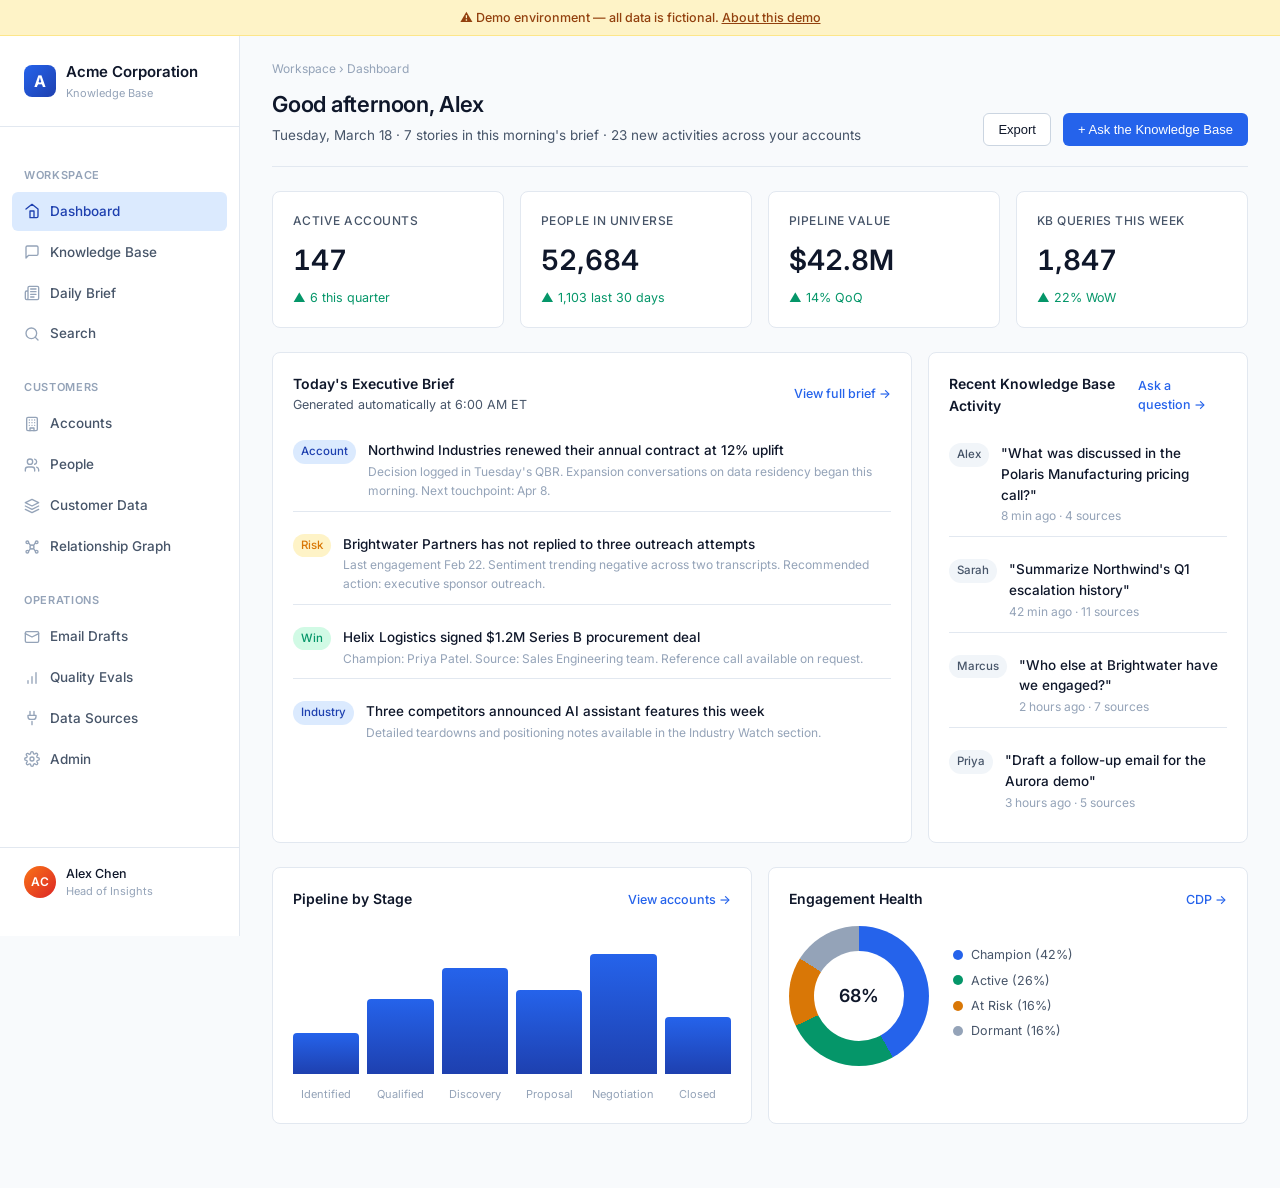
<file: index.html>
<!DOCTYPE html>
<html lang="en">
<head>
<meta charset="UTF-8">
<meta name="viewport" content="width=device-width, initial-scale=1.0">
<title>Dashboard — Acme Corporation Knowledge Base</title>
<link rel="preconnect" href="https://fonts.googleapis.com">
<link rel="preconnect" href="https://fonts.gstatic.com" crossorigin>
<link href="https://fonts.googleapis.com/css2?family=Inter:wght@400;500;600;700&display=swap" rel="stylesheet">
<link rel="stylesheet" href="assets/css/style.css">
</head>
<body data-active-nav="index.html">
<div class="app">
  <div id="sidebar-slot"></div>
  <main class="main">
    <div class="breadcrumb">Workspace › Dashboard</div>
    <div class="page-header">
      <div class="page-title-group">
        <h1>Good afternoon, Alex</h1>
        <div class="page-subtitle">Tuesday, March 18 · 7 stories in this morning's brief · 23 new activities across your accounts</div>
      </div>
      <div class="row-flex">
        <button class="btn btn-secondary">Export</button>
        <button class="btn btn-primary">+ Ask the Knowledge Base</button>
      </div>
    </div>

    <div class="kpi-grid">
      <div class="kpi-card">
        <div class="kpi-label">Active Accounts</div>
        <div class="kpi-value">147</div>
        <div class="kpi-trend up">▲ 6 this quarter</div>
      </div>
      <div class="kpi-card">
        <div class="kpi-label">People in Universe</div>
        <div class="kpi-value">52,684</div>
        <div class="kpi-trend up">▲ 1,103 last 30 days</div>
      </div>
      <div class="kpi-card">
        <div class="kpi-label">Pipeline Value</div>
        <div class="kpi-value">$42.8M</div>
        <div class="kpi-trend up">▲ 14% QoQ</div>
      </div>
      <div class="kpi-card">
        <div class="kpi-label">KB Queries This Week</div>
        <div class="kpi-value">1,847</div>
        <div class="kpi-trend up">▲ 22% WoW</div>
      </div>
    </div>

    <div class="grid grid-2-3">
      <div class="card">
        <div class="card-header">
          <div>
            <div class="card-title">Today's Executive Brief</div>
            <div class="card-subtitle">Generated automatically at 6:00 AM ET</div>
          </div>
          <a href="brief.html" class="card-link">View full brief →</a>
        </div>
        <ul class="list-tight">
          <li class="list-item">
            <span class="badge badge-blue">Account</span>
            <div>
              <div class="list-title">Northwind Industries renewed their annual contract at 12% uplift</div>
              <div class="list-meta">Decision logged in Tuesday's QBR. Expansion conversations on data residency began this morning. Next touchpoint: Apr 8.</div>
            </div>
          </li>
          <li class="list-item">
            <span class="badge badge-amber">Risk</span>
            <div>
              <div class="list-title">Brightwater Partners has not replied to three outreach attempts</div>
              <div class="list-meta">Last engagement Feb 22. Sentiment trending negative across two transcripts. Recommended action: executive sponsor outreach.</div>
            </div>
          </li>
          <li class="list-item">
            <span class="badge badge-green">Win</span>
            <div>
              <div class="list-title">Helix Logistics signed $1.2M Series B procurement deal</div>
              <div class="list-meta">Champion: Priya Patel. Source: Sales Engineering team. Reference call available on request.</div>
            </div>
          </li>
          <li class="list-item">
            <span class="badge badge-blue">Industry</span>
            <div>
              <div class="list-title">Three competitors announced AI assistant features this week</div>
              <div class="list-meta">Detailed teardowns and positioning notes available in the Industry Watch section.</div>
            </div>
          </li>
        </ul>
      </div>

      <div class="card">
        <div class="card-header">
          <div class="card-title">Recent Knowledge Base Activity</div>
          <a href="chat.html" class="card-link">Ask a question →</a>
        </div>
        <ul class="list-tight">
          <li class="list-item">
            <span class="badge badge-grey">Alex</span>
            <div>
              <div class="list-title">"What was discussed in the Polaris Manufacturing pricing call?"</div>
              <div class="list-meta">8 min ago · 4 sources</div>
            </div>
          </li>
          <li class="list-item">
            <span class="badge badge-grey">Sarah</span>
            <div>
              <div class="list-title">"Summarize Northwind's Q1 escalation history"</div>
              <div class="list-meta">42 min ago · 11 sources</div>
            </div>
          </li>
          <li class="list-item">
            <span class="badge badge-grey">Marcus</span>
            <div>
              <div class="list-title">"Who else at Brightwater have we engaged?"</div>
              <div class="list-meta">2 hours ago · 7 sources</div>
            </div>
          </li>
          <li class="list-item">
            <span class="badge badge-grey">Priya</span>
            <div>
              <div class="list-title">"Draft a follow-up email for the Aurora demo"</div>
              <div class="list-meta">3 hours ago · 5 sources</div>
            </div>
          </li>
        </ul>
      </div>
    </div>

    <div class="section-gap grid grid-2">
      <div class="card">
        <div class="card-header">
          <div class="card-title">Pipeline by Stage</div>
          <a href="accounts.html" class="card-link">View accounts →</a>
        </div>
        <div class="bar-chart">
          <div class="bar" style="height:30%"></div>
          <div class="bar" style="height:55%"></div>
          <div class="bar" style="height:78%"></div>
          <div class="bar" style="height:62%"></div>
          <div class="bar" style="height:88%"></div>
          <div class="bar" style="height:42%"></div>
        </div>
        <div class="bar-labels">
          <span>Identified</span>
          <span>Qualified</span>
          <span>Discovery</span>
          <span>Proposal</span>
          <span>Negotiation</span>
          <span>Closed</span>
        </div>
      </div>
      <div class="card">
        <div class="card-header">
          <div class="card-title">Engagement Health</div>
          <a href="cdp.html" class="card-link">CDP →</a>
        </div>
        <div class="donut-wrap">
          <div class="donut"><div class="donut-inner">68%</div></div>
          <div class="donut-legend">
            <div><span class="legend-dot" style="background:var(--accent)"></span> Champion (42%)</div>
            <div><span class="legend-dot" style="background:var(--success)"></span> Active (26%)</div>
            <div><span class="legend-dot" style="background:var(--warning)"></span> At Risk (16%)</div>
            <div><span class="legend-dot" style="background:var(--ink-3)"></span> Dormant (16%)</div>
          </div>
        </div>
      </div>
    </div>

  </main>
</div>
<script src="assets/js/app.js"></script>
</body>
</html>
</file>
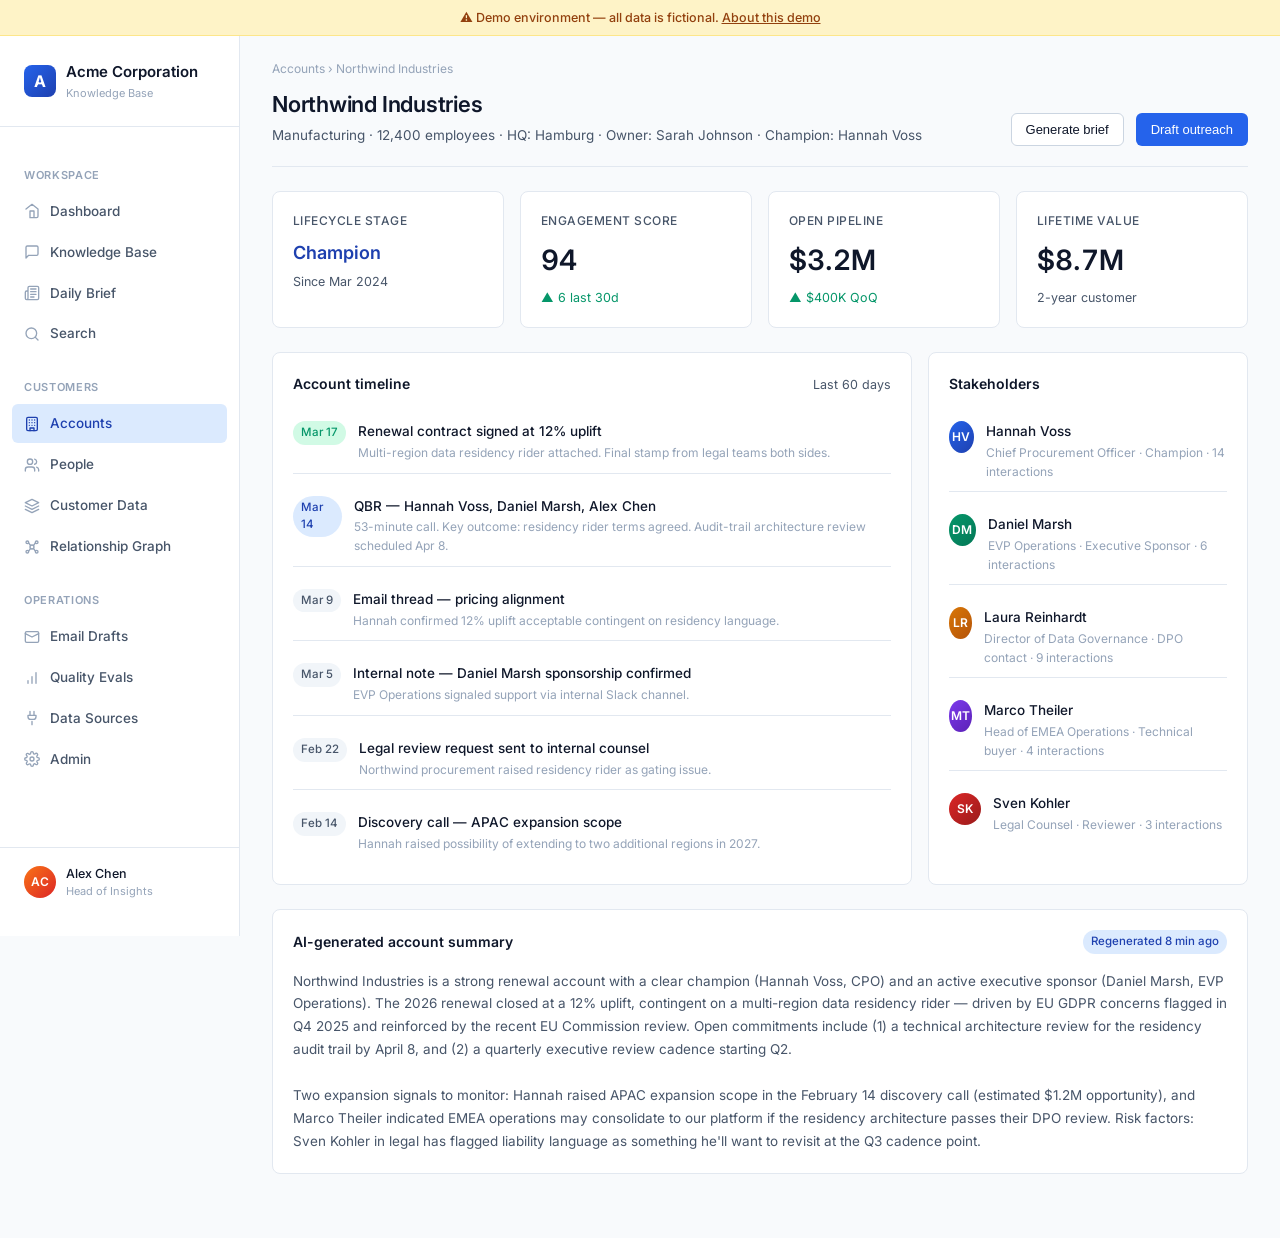
<file: account.html>
<!DOCTYPE html>
<html lang="en">
<head>
<meta charset="UTF-8">
<title>Northwind Industries — Acme Corporation</title>
<link href="https://fonts.googleapis.com/css2?family=Inter:wght@400;500;600;700&display=swap" rel="stylesheet">
<link rel="stylesheet" href="assets/css/style.css">
</head>
<body data-active-nav="accounts.html">
<div class="app">
  <div id="sidebar-slot"></div>
  <main class="main">
    <div class="breadcrumb"><a href="accounts.html">Accounts</a> › Northwind Industries</div>
    <div class="page-header">
      <div class="page-title-group">
        <h1>Northwind Industries</h1>
        <div class="page-subtitle">Manufacturing · 12,400 employees · HQ: Hamburg · Owner: Sarah Johnson · Champion: Hannah Voss</div>
      </div>
      <div class="row-flex">
        <button class="btn btn-secondary">Generate brief</button>
        <button class="btn btn-primary">Draft outreach</button>
      </div>
    </div>

    <div class="kpi-grid">
      <div class="kpi-card"><div class="kpi-label">Lifecycle stage</div><div class="kpi-value" style="font-size:18px;color:var(--accent-dark)">Champion</div><div class="kpi-trend flat">Since Mar 2024</div></div>
      <div class="kpi-card"><div class="kpi-label">Engagement score</div><div class="kpi-value">94</div><div class="kpi-trend up">▲ 6 last 30d</div></div>
      <div class="kpi-card"><div class="kpi-label">Open pipeline</div><div class="kpi-value">$3.2M</div><div class="kpi-trend up">▲ $400K QoQ</div></div>
      <div class="kpi-card"><div class="kpi-label">Lifetime value</div><div class="kpi-value">$8.7M</div><div class="kpi-trend flat">2-year customer</div></div>
    </div>

    <div class="grid grid-2-3">
      <div class="card">
        <div class="card-header"><div class="card-title">Account timeline</div><span class="muted text-sm">Last 60 days</span></div>
        <ul class="list-tight">
          <li class="list-item"><span class="badge badge-green">Mar 17</span><div><div class="list-title">Renewal contract signed at 12% uplift</div><div class="list-meta">Multi-region data residency rider attached. Final stamp from legal teams both sides.</div></div></li>
          <li class="list-item"><span class="badge badge-blue">Mar 14</span><div><div class="list-title">QBR — Hannah Voss, Daniel Marsh, Alex Chen</div><div class="list-meta">53-minute call. Key outcome: residency rider terms agreed. Audit-trail architecture review scheduled Apr 8.</div></div></li>
          <li class="list-item"><span class="badge badge-grey">Mar 9</span><div><div class="list-title">Email thread — pricing alignment</div><div class="list-meta">Hannah confirmed 12% uplift acceptable contingent on residency language.</div></div></li>
          <li class="list-item"><span class="badge badge-grey">Mar 5</span><div><div class="list-title">Internal note — Daniel Marsh sponsorship confirmed</div><div class="list-meta">EVP Operations signaled support via internal Slack channel.</div></div></li>
          <li class="list-item"><span class="badge badge-grey">Feb 22</span><div><div class="list-title">Legal review request sent to internal counsel</div><div class="list-meta">Northwind procurement raised residency rider as gating issue.</div></div></li>
          <li class="list-item"><span class="badge badge-grey">Feb 14</span><div><div class="list-title">Discovery call — APAC expansion scope</div><div class="list-meta">Hannah raised possibility of extending to two additional regions in 2027.</div></div></li>
        </ul>
      </div>

      <div class="card">
        <div class="card-header"><div class="card-title">Stakeholders</div></div>
        <ul class="list-tight">
          <li class="list-item"><div class="avatar" style="background:linear-gradient(135deg,#2563eb,#1e40af)">HV</div><div><div class="list-title">Hannah Voss</div><div class="list-meta">Chief Procurement Officer · Champion · 14 interactions</div></div></li>
          <li class="list-item"><div class="avatar" style="background:linear-gradient(135deg,#059669,#047857)">DM</div><div><div class="list-title">Daniel Marsh</div><div class="list-meta">EVP Operations · Executive Sponsor · 6 interactions</div></div></li>
          <li class="list-item"><div class="avatar" style="background:linear-gradient(135deg,#d97706,#b45309)">LR</div><div><div class="list-title">Laura Reinhardt</div><div class="list-meta">Director of Data Governance · DPO contact · 9 interactions</div></div></li>
          <li class="list-item"><div class="avatar" style="background:linear-gradient(135deg,#7c3aed,#5b21b6)">MT</div><div><div class="list-title">Marco Theiler</div><div class="list-meta">Head of EMEA Operations · Technical buyer · 4 interactions</div></div></li>
          <li class="list-item"><div class="avatar" style="background:linear-gradient(135deg,#dc2626,#991b1b)">SK</div><div><div class="list-title">Sven Kohler</div><div class="list-meta">Legal Counsel · Reviewer · 3 interactions</div></div></li>
        </ul>
      </div>
    </div>

    <div class="section-gap card">
      <div class="card-header"><div class="card-title">AI-generated account summary</div><span class="badge badge-blue">Regenerated 8 min ago</span></div>
      <div style="font-size:13.5px;line-height:1.7;color:var(--ink-2)">
        Northwind Industries is a strong renewal account with a clear champion (Hannah Voss, CPO) and an active executive sponsor (Daniel Marsh, EVP Operations). The 2026 renewal closed at a 12% uplift, contingent on a multi-region data residency rider — driven by EU GDPR concerns flagged in Q4 2025 and reinforced by the recent EU Commission review. Open commitments include (1) a technical architecture review for the residency audit trail by April 8, and (2) a quarterly executive review cadence starting Q2.
        <br><br>
        Two expansion signals to monitor: Hannah raised APAC expansion scope in the February 14 discovery call (estimated $1.2M opportunity), and Marco Theiler indicated EMEA operations may consolidate to our platform if the residency architecture passes their DPO review. Risk factors: Sven Kohler in legal has flagged liability language as something he'll want to revisit at the Q3 cadence point.
      </div>
    </div>

  </main>
</div>
<script src="assets/js/app.js"></script>
</body>
</html>
</file>
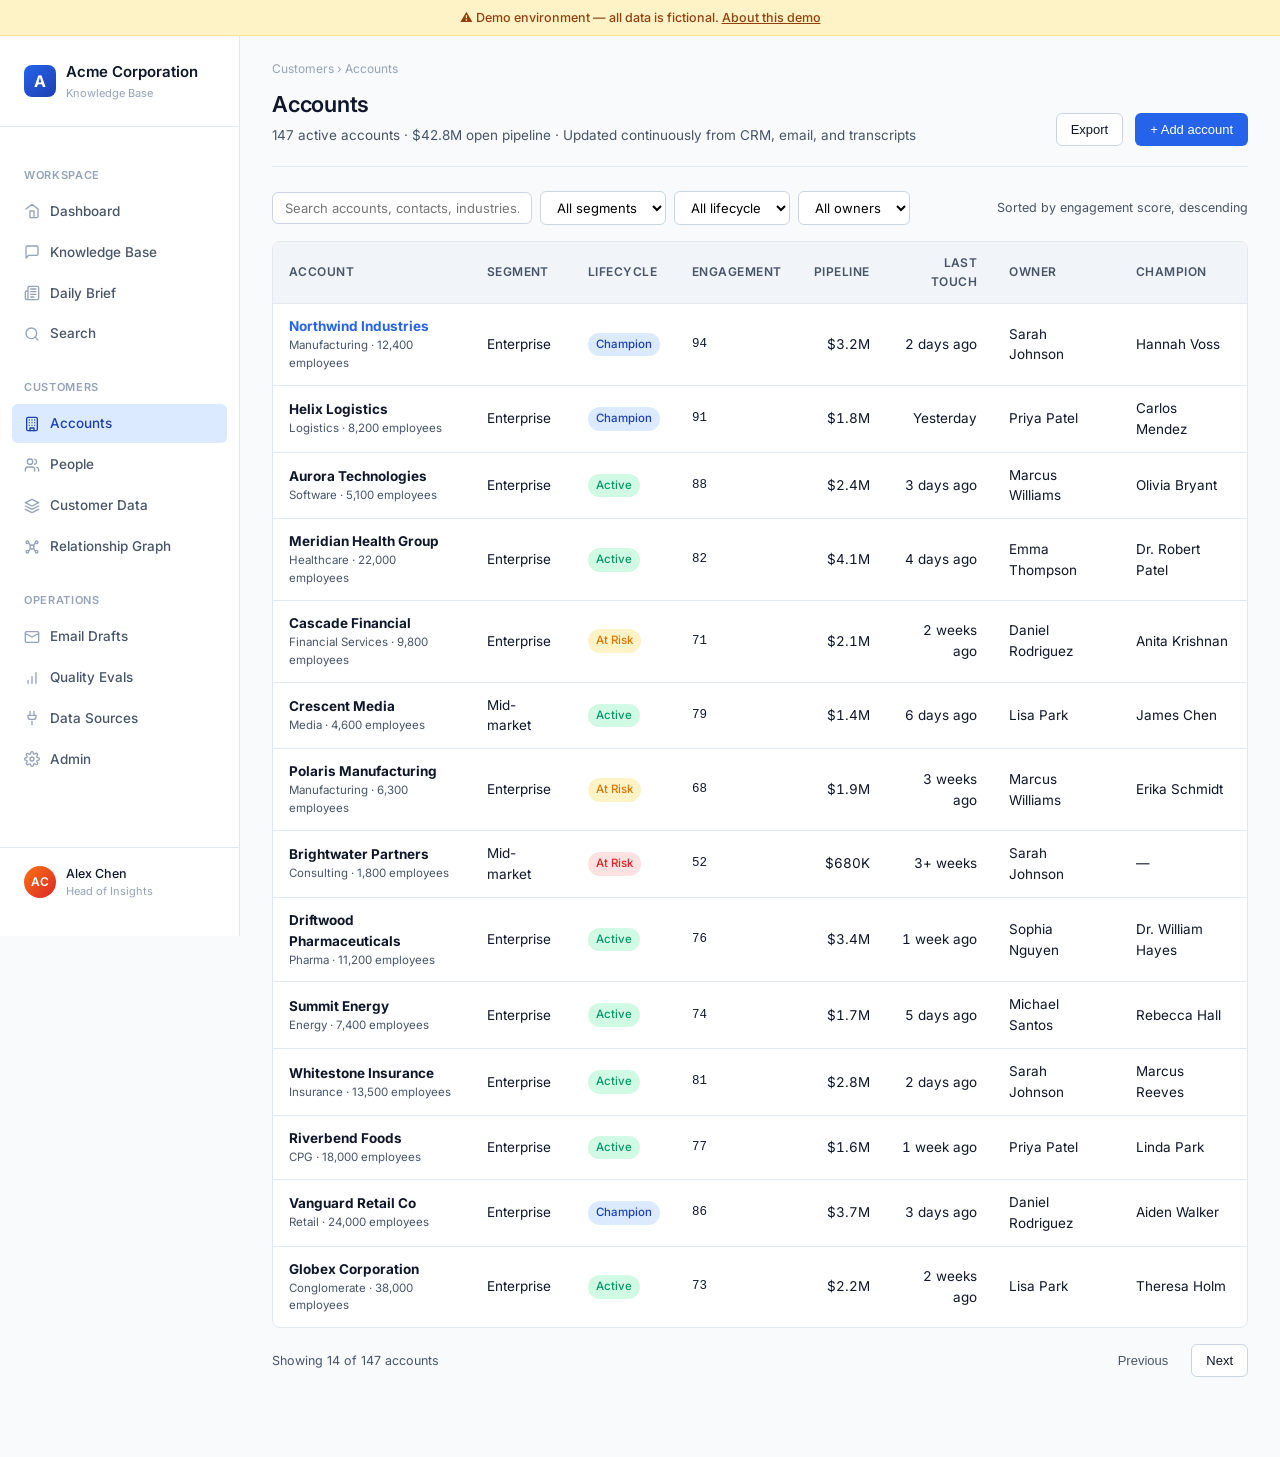
<file: accounts.html>
<!DOCTYPE html>
<html lang="en">
<head>
<meta charset="UTF-8">
<title>Accounts — Acme Corporation</title>
<link href="https://fonts.googleapis.com/css2?family=Inter:wght@400;500;600;700&display=swap" rel="stylesheet">
<link rel="stylesheet" href="assets/css/style.css">
</head>
<body data-active-nav="accounts.html">
<div class="app">
  <div id="sidebar-slot"></div>
  <main class="main">
    <div class="breadcrumb">Customers › Accounts</div>
    <div class="page-header">
      <div class="page-title-group">
        <h1>Accounts</h1>
        <div class="page-subtitle">147 active accounts · $42.8M open pipeline · Updated continuously from CRM, email, and transcripts</div>
      </div>
      <div class="row-flex">
        <button class="btn btn-secondary">Export</button>
        <button class="btn btn-primary">+ Add account</button>
      </div>
    </div>

    <div class="toolbar">
      <div class="toolbar-left">
        <input class="input" placeholder="Search accounts, contacts, industries…" />
        <select class="select"><option>All segments</option><option>Enterprise</option><option>Mid-market</option><option>SMB</option></select>
        <select class="select"><option>All lifecycle</option><option>Champion</option><option>Active</option><option>At Risk</option><option>Dormant</option></select>
        <select class="select"><option>All owners</option></select>
      </div>
      <div class="toolbar-right muted text-sm">Sorted by engagement score, descending</div>
    </div>

    <div class="table-wrap">
      <table class="table">
        <thead>
          <tr>
            <th>Account</th>
            <th>Segment</th>
            <th>Lifecycle</th>
            <th>Engagement</th>
            <th class="num">Pipeline</th>
            <th class="num">Last touch</th>
            <th>Owner</th>
            <th>Champion</th>
          </tr>
        </thead>
        <tbody>
          <tr><td><a href="account.html"><strong>Northwind Industries</strong></a><div class="text-xs muted">Manufacturing · 12,400 employees</div></td><td>Enterprise</td><td><span class="badge badge-blue">Champion</span></td><td class="mono">94</td><td class="num">$3.2M</td><td class="num">2 days ago</td><td>Sarah Johnson</td><td>Hannah Voss</td></tr>
          <tr><td><strong>Helix Logistics</strong><div class="text-xs muted">Logistics · 8,200 employees</div></td><td>Enterprise</td><td><span class="badge badge-blue">Champion</span></td><td class="mono">91</td><td class="num">$1.8M</td><td class="num">Yesterday</td><td>Priya Patel</td><td>Carlos Mendez</td></tr>
          <tr><td><strong>Aurora Technologies</strong><div class="text-xs muted">Software · 5,100 employees</div></td><td>Enterprise</td><td><span class="badge badge-green">Active</span></td><td class="mono">88</td><td class="num">$2.4M</td><td class="num">3 days ago</td><td>Marcus Williams</td><td>Olivia Bryant</td></tr>
          <tr><td><strong>Meridian Health Group</strong><div class="text-xs muted">Healthcare · 22,000 employees</div></td><td>Enterprise</td><td><span class="badge badge-green">Active</span></td><td class="mono">82</td><td class="num">$4.1M</td><td class="num">4 days ago</td><td>Emma Thompson</td><td>Dr. Robert Patel</td></tr>
          <tr><td><strong>Cascade Financial</strong><div class="text-xs muted">Financial Services · 9,800 employees</div></td><td>Enterprise</td><td><span class="badge badge-amber">At Risk</span></td><td class="mono">71</td><td class="num">$2.1M</td><td class="num">2 weeks ago</td><td>Daniel Rodriguez</td><td>Anita Krishnan</td></tr>
          <tr><td><strong>Crescent Media</strong><div class="text-xs muted">Media · 4,600 employees</div></td><td>Mid-market</td><td><span class="badge badge-green">Active</span></td><td class="mono">79</td><td class="num">$1.4M</td><td class="num">6 days ago</td><td>Lisa Park</td><td>James Chen</td></tr>
          <tr><td><strong>Polaris Manufacturing</strong><div class="text-xs muted">Manufacturing · 6,300 employees</div></td><td>Enterprise</td><td><span class="badge badge-amber">At Risk</span></td><td class="mono">68</td><td class="num">$1.9M</td><td class="num">3 weeks ago</td><td>Marcus Williams</td><td>Erika Schmidt</td></tr>
          <tr><td><strong>Brightwater Partners</strong><div class="text-xs muted">Consulting · 1,800 employees</div></td><td>Mid-market</td><td><span class="badge badge-red">At Risk</span></td><td class="mono">52</td><td class="num">$680K</td><td class="num">3+ weeks</td><td>Sarah Johnson</td><td>—</td></tr>
          <tr><td><strong>Driftwood Pharmaceuticals</strong><div class="text-xs muted">Pharma · 11,200 employees</div></td><td>Enterprise</td><td><span class="badge badge-green">Active</span></td><td class="mono">76</td><td class="num">$3.4M</td><td class="num">1 week ago</td><td>Sophia Nguyen</td><td>Dr. William Hayes</td></tr>
          <tr><td><strong>Summit Energy</strong><div class="text-xs muted">Energy · 7,400 employees</div></td><td>Enterprise</td><td><span class="badge badge-green">Active</span></td><td class="mono">74</td><td class="num">$1.7M</td><td class="num">5 days ago</td><td>Michael Santos</td><td>Rebecca Hall</td></tr>
          <tr><td><strong>Whitestone Insurance</strong><div class="text-xs muted">Insurance · 13,500 employees</div></td><td>Enterprise</td><td><span class="badge badge-green">Active</span></td><td class="mono">81</td><td class="num">$2.8M</td><td class="num">2 days ago</td><td>Sarah Johnson</td><td>Marcus Reeves</td></tr>
          <tr><td><strong>Riverbend Foods</strong><div class="text-xs muted">CPG · 18,000 employees</div></td><td>Enterprise</td><td><span class="badge badge-green">Active</span></td><td class="mono">77</td><td class="num">$1.6M</td><td class="num">1 week ago</td><td>Priya Patel</td><td>Linda Park</td></tr>
          <tr><td><strong>Vanguard Retail Co</strong><div class="text-xs muted">Retail · 24,000 employees</div></td><td>Enterprise</td><td><span class="badge badge-blue">Champion</span></td><td class="mono">86</td><td class="num">$3.7M</td><td class="num">3 days ago</td><td>Daniel Rodriguez</td><td>Aiden Walker</td></tr>
          <tr><td><strong>Globex Corporation</strong><div class="text-xs muted">Conglomerate · 38,000 employees</div></td><td>Enterprise</td><td><span class="badge badge-green">Active</span></td><td class="mono">73</td><td class="num">$2.2M</td><td class="num">2 weeks ago</td><td>Lisa Park</td><td>Theresa Holm</td></tr>
        </tbody>
      </table>
    </div>

    <div class="toolbar" style="margin-top:16px">
      <div class="muted text-sm">Showing 14 of 147 accounts</div>
      <div class="toolbar-right">
        <button class="btn btn-ghost">Previous</button>
        <button class="btn btn-secondary">Next</button>
      </div>
    </div>

  </main>
</div>
<script src="assets/js/app.js"></script>
</body>
</html>
</file>
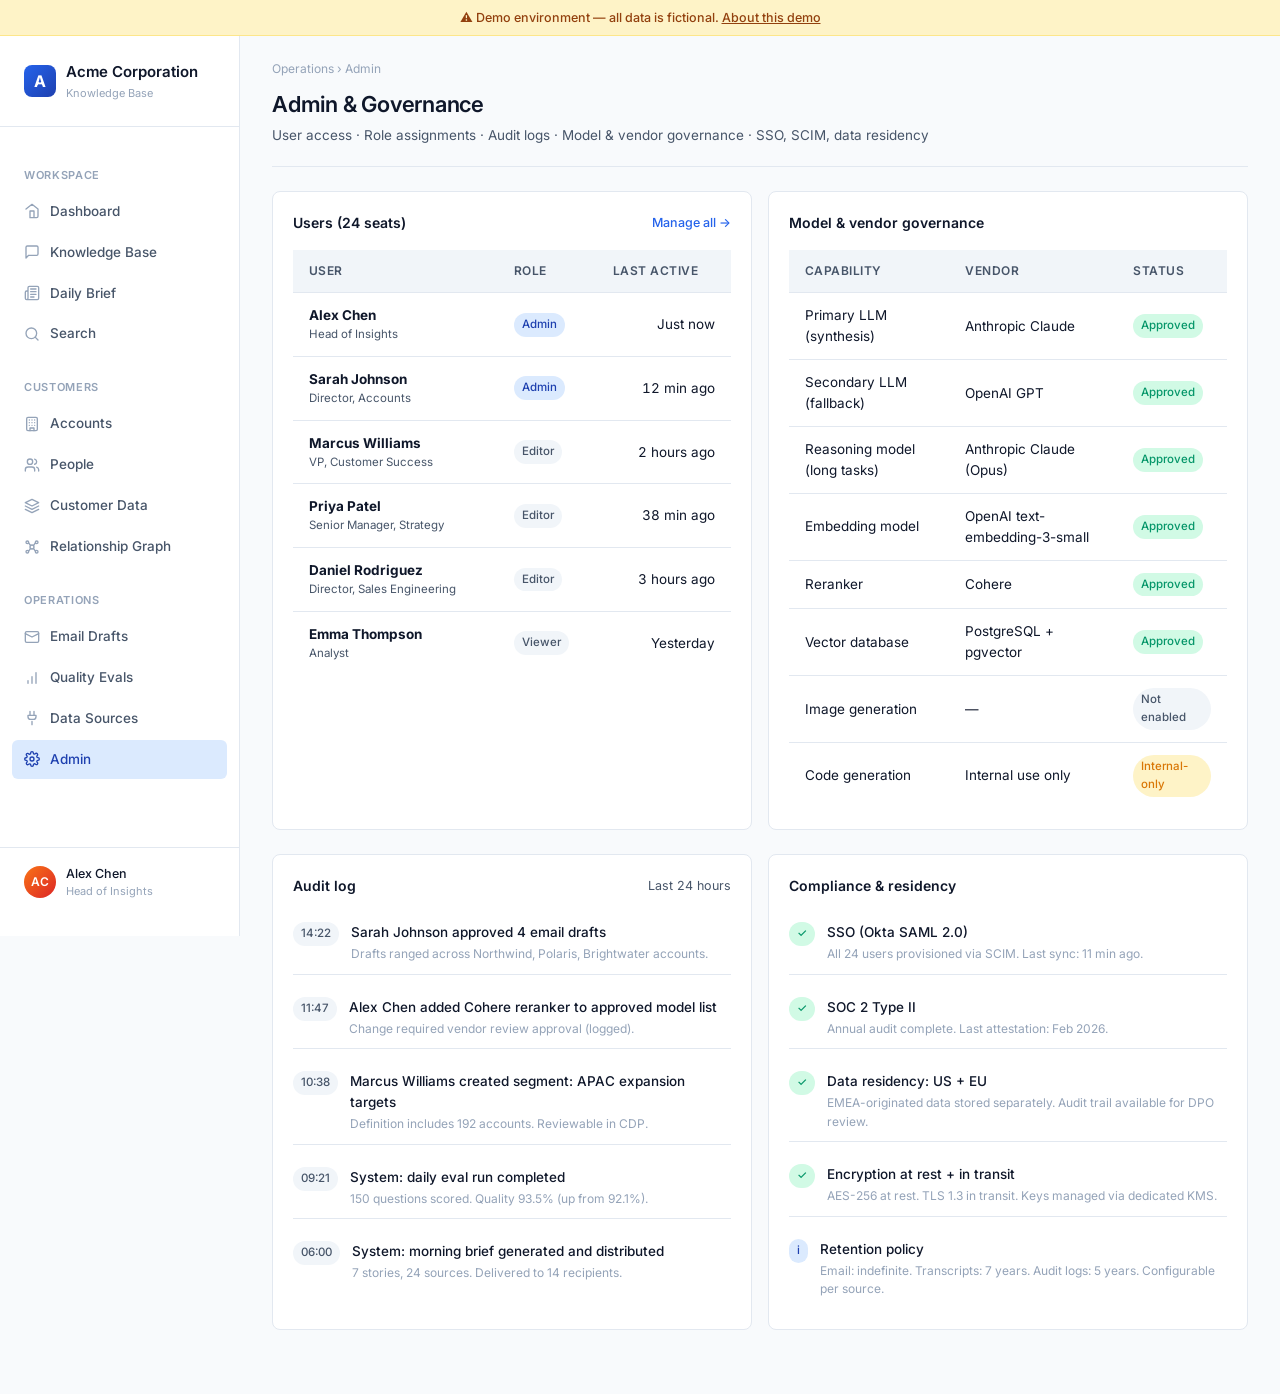
<file: admin.html>
<!DOCTYPE html>
<html lang="en">
<head>
<meta charset="UTF-8">
<title>Admin — Acme Corporation</title>
<link href="https://fonts.googleapis.com/css2?family=Inter:wght@400;500;600;700&display=swap" rel="stylesheet">
<link rel="stylesheet" href="assets/css/style.css">
</head>
<body data-active-nav="admin.html">
<div class="app">
  <div id="sidebar-slot"></div>
  <main class="main">
    <div class="breadcrumb">Operations › Admin</div>
    <div class="page-header">
      <div class="page-title-group">
        <h1>Admin & Governance</h1>
        <div class="page-subtitle">User access · Role assignments · Audit logs · Model & vendor governance · SSO, SCIM, data residency</div>
      </div>
    </div>

    <div class="grid grid-2">
      <div class="card">
        <div class="card-header"><div class="card-title">Users (24 seats)</div><a class="card-link">Manage all →</a></div>
        <table class="table">
          <thead><tr><th>User</th><th>Role</th><th>Last active</th></tr></thead>
          <tbody>
            <tr><td><strong>Alex Chen</strong><div class="text-xs muted">Head of Insights</div></td><td><span class="badge badge-blue">Admin</span></td><td class="num">Just now</td></tr>
            <tr><td><strong>Sarah Johnson</strong><div class="text-xs muted">Director, Accounts</div></td><td><span class="badge badge-blue">Admin</span></td><td class="num">12 min ago</td></tr>
            <tr><td><strong>Marcus Williams</strong><div class="text-xs muted">VP, Customer Success</div></td><td><span class="badge badge-grey">Editor</span></td><td class="num">2 hours ago</td></tr>
            <tr><td><strong>Priya Patel</strong><div class="text-xs muted">Senior Manager, Strategy</div></td><td><span class="badge badge-grey">Editor</span></td><td class="num">38 min ago</td></tr>
            <tr><td><strong>Daniel Rodriguez</strong><div class="text-xs muted">Director, Sales Engineering</div></td><td><span class="badge badge-grey">Editor</span></td><td class="num">3 hours ago</td></tr>
            <tr><td><strong>Emma Thompson</strong><div class="text-xs muted">Analyst</div></td><td><span class="badge badge-grey">Viewer</span></td><td class="num">Yesterday</td></tr>
          </tbody>
        </table>
      </div>

      <div class="card">
        <div class="card-header"><div class="card-title">Model & vendor governance</div></div>
        <table class="table">
          <thead><tr><th>Capability</th><th>Vendor</th><th>Status</th></tr></thead>
          <tbody>
            <tr><td>Primary LLM (synthesis)</td><td>Anthropic Claude</td><td><span class="badge badge-green">Approved</span></td></tr>
            <tr><td>Secondary LLM (fallback)</td><td>OpenAI GPT</td><td><span class="badge badge-green">Approved</span></td></tr>
            <tr><td>Reasoning model (long tasks)</td><td>Anthropic Claude (Opus)</td><td><span class="badge badge-green">Approved</span></td></tr>
            <tr><td>Embedding model</td><td>OpenAI text-embedding-3-small</td><td><span class="badge badge-green">Approved</span></td></tr>
            <tr><td>Reranker</td><td>Cohere</td><td><span class="badge badge-green">Approved</span></td></tr>
            <tr><td>Vector database</td><td>PostgreSQL + pgvector</td><td><span class="badge badge-green">Approved</span></td></tr>
            <tr><td>Image generation</td><td>—</td><td><span class="badge badge-grey">Not enabled</span></td></tr>
            <tr><td>Code generation</td><td>Internal use only</td><td><span class="badge badge-amber">Internal-only</span></td></tr>
          </tbody>
        </table>
      </div>
    </div>

    <div class="section-gap grid grid-2">
      <div class="card">
        <div class="card-header"><div class="card-title">Audit log</div><span class="card-subtitle">Last 24 hours</span></div>
        <ul class="list-tight">
          <li class="list-item"><span class="badge badge-grey">14:22</span><div><div class="list-title">Sarah Johnson approved 4 email drafts</div><div class="list-meta">Drafts ranged across Northwind, Polaris, Brightwater accounts.</div></div></li>
          <li class="list-item"><span class="badge badge-grey">11:47</span><div><div class="list-title">Alex Chen added Cohere reranker to approved model list</div><div class="list-meta">Change required vendor review approval (logged).</div></div></li>
          <li class="list-item"><span class="badge badge-grey">10:38</span><div><div class="list-title">Marcus Williams created segment: APAC expansion targets</div><div class="list-meta">Definition includes 192 accounts. Reviewable in CDP.</div></div></li>
          <li class="list-item"><span class="badge badge-grey">09:21</span><div><div class="list-title">System: daily eval run completed</div><div class="list-meta">150 questions scored. Quality 93.5% (up from 92.1%).</div></div></li>
          <li class="list-item"><span class="badge badge-grey">06:00</span><div><div class="list-title">System: morning brief generated and distributed</div><div class="list-meta">7 stories, 24 sources. Delivered to 14 recipients.</div></div></li>
        </ul>
      </div>

      <div class="card">
        <div class="card-header"><div class="card-title">Compliance & residency</div></div>
        <ul class="list-tight">
          <li class="list-item"><span class="badge badge-green">✓</span><div><div class="list-title">SSO (Okta SAML 2.0)</div><div class="list-meta">All 24 users provisioned via SCIM. Last sync: 11 min ago.</div></div></li>
          <li class="list-item"><span class="badge badge-green">✓</span><div><div class="list-title">SOC 2 Type II</div><div class="list-meta">Annual audit complete. Last attestation: Feb 2026.</div></div></li>
          <li class="list-item"><span class="badge badge-green">✓</span><div><div class="list-title">Data residency: US + EU</div><div class="list-meta">EMEA-originated data stored separately. Audit trail available for DPO review.</div></div></li>
          <li class="list-item"><span class="badge badge-green">✓</span><div><div class="list-title">Encryption at rest + in transit</div><div class="list-meta">AES-256 at rest. TLS 1.3 in transit. Keys managed via dedicated KMS.</div></div></li>
          <li class="list-item"><span class="badge badge-blue">i</span><div><div class="list-title">Retention policy</div><div class="list-meta">Email: indefinite. Transcripts: 7 years. Audit logs: 5 years. Configurable per source.</div></div></li>
        </ul>
      </div>
    </div>

  </main>
</div>
<script src="assets/js/app.js"></script>
</body>
</html>
</file>
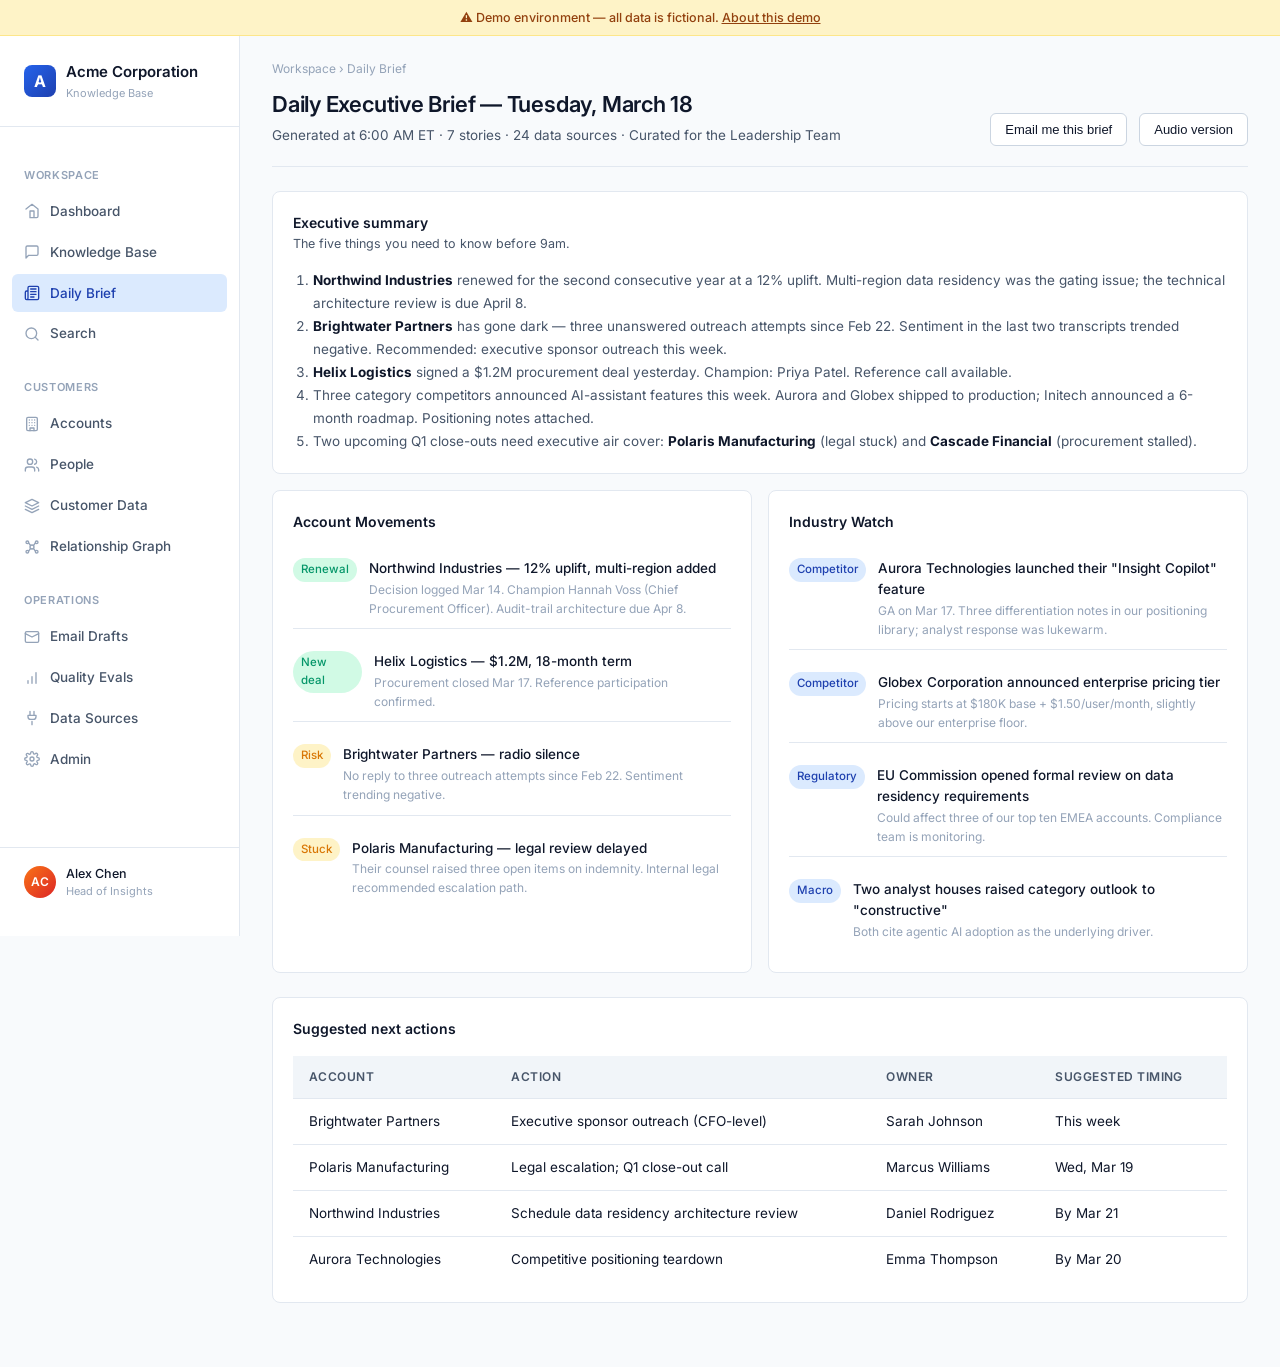
<file: brief.html>
<!DOCTYPE html>
<html lang="en">
<head>
<meta charset="UTF-8">
<title>Daily Brief — Acme Corporation</title>
<link href="https://fonts.googleapis.com/css2?family=Inter:wght@400;500;600;700&display=swap" rel="stylesheet">
<link rel="stylesheet" href="assets/css/style.css">
</head>
<body data-active-nav="brief.html">
<div class="app">
  <div id="sidebar-slot"></div>
  <main class="main">
    <div class="breadcrumb">Workspace › Daily Brief</div>
    <div class="page-header">
      <div class="page-title-group">
        <h1>Daily Executive Brief — Tuesday, March 18</h1>
        <div class="page-subtitle">Generated at 6:00 AM ET · 7 stories · 24 data sources · Curated for the Leadership Team</div>
      </div>
      <div class="row-flex">
        <button class="btn btn-secondary">Email me this brief</button>
        <button class="btn btn-secondary">Audio version</button>
      </div>
    </div>

    <div class="card" style="margin-bottom:16px">
      <div class="card-header">
        <div>
          <div class="card-title">Executive summary</div>
          <div class="card-subtitle">The five things you need to know before 9am.</div>
        </div>
      </div>
      <ol style="line-height:1.7;padding-left:20px;color:var(--ink-2);font-size:13.5px;margin:0">
        <li><strong style="color:var(--ink)">Northwind Industries</strong> renewed for the second consecutive year at a 12% uplift. Multi-region data residency was the gating issue; the technical architecture review is due April 8.</li>
        <li><strong style="color:var(--ink)">Brightwater Partners</strong> has gone dark — three unanswered outreach attempts since Feb 22. Sentiment in the last two transcripts trended negative. Recommended: executive sponsor outreach this week.</li>
        <li><strong style="color:var(--ink)">Helix Logistics</strong> signed a $1.2M procurement deal yesterday. Champion: Priya Patel. Reference call available.</li>
        <li>Three category competitors announced AI-assistant features this week. Aurora and Globex shipped to production; Initech announced a 6-month roadmap. Positioning notes attached.</li>
        <li>Two upcoming Q1 close-outs need executive air cover: <strong style="color:var(--ink)">Polaris Manufacturing</strong> (legal stuck) and <strong style="color:var(--ink)">Cascade Financial</strong> (procurement stalled).</li>
      </ol>
    </div>

    <div class="grid grid-2">
      <div class="card">
        <div class="card-header"><div class="card-title">Account Movements</div></div>
        <ul class="list-tight">
          <li class="list-item">
            <span class="badge badge-green">Renewal</span>
            <div>
              <div class="list-title">Northwind Industries — 12% uplift, multi-region added</div>
              <div class="list-meta">Decision logged Mar 14. Champion Hannah Voss (Chief Procurement Officer). Audit-trail architecture due Apr 8.</div>
            </div>
          </li>
          <li class="list-item">
            <span class="badge badge-green">New deal</span>
            <div>
              <div class="list-title">Helix Logistics — $1.2M, 18-month term</div>
              <div class="list-meta">Procurement closed Mar 17. Reference participation confirmed.</div>
            </div>
          </li>
          <li class="list-item">
            <span class="badge badge-amber">Risk</span>
            <div>
              <div class="list-title">Brightwater Partners — radio silence</div>
              <div class="list-meta">No reply to three outreach attempts since Feb 22. Sentiment trending negative.</div>
            </div>
          </li>
          <li class="list-item">
            <span class="badge badge-amber">Stuck</span>
            <div>
              <div class="list-title">Polaris Manufacturing — legal review delayed</div>
              <div class="list-meta">Their counsel raised three open items on indemnity. Internal legal recommended escalation path.</div>
            </div>
          </li>
        </ul>
      </div>

      <div class="card">
        <div class="card-header"><div class="card-title">Industry Watch</div></div>
        <ul class="list-tight">
          <li class="list-item">
            <span class="badge badge-blue">Competitor</span>
            <div>
              <div class="list-title">Aurora Technologies launched their "Insight Copilot" feature</div>
              <div class="list-meta">GA on Mar 17. Three differentiation notes in our positioning library; analyst response was lukewarm.</div>
            </div>
          </li>
          <li class="list-item">
            <span class="badge badge-blue">Competitor</span>
            <div>
              <div class="list-title">Globex Corporation announced enterprise pricing tier</div>
              <div class="list-meta">Pricing starts at $180K base + $1.50/user/month, slightly above our enterprise floor.</div>
            </div>
          </li>
          <li class="list-item">
            <span class="badge badge-blue">Regulatory</span>
            <div>
              <div class="list-title">EU Commission opened formal review on data residency requirements</div>
              <div class="list-meta">Could affect three of our top ten EMEA accounts. Compliance team is monitoring.</div>
            </div>
          </li>
          <li class="list-item">
            <span class="badge badge-blue">Macro</span>
            <div>
              <div class="list-title">Two analyst houses raised category outlook to "constructive"</div>
              <div class="list-meta">Both cite agentic AI adoption as the underlying driver.</div>
            </div>
          </li>
        </ul>
      </div>
    </div>

    <div class="section-gap card">
      <div class="card-header"><div class="card-title">Suggested next actions</div></div>
      <table class="table">
        <thead>
          <tr><th>Account</th><th>Action</th><th>Owner</th><th>Suggested timing</th></tr>
        </thead>
        <tbody>
          <tr><td>Brightwater Partners</td><td>Executive sponsor outreach (CFO-level)</td><td>Sarah Johnson</td><td>This week</td></tr>
          <tr><td>Polaris Manufacturing</td><td>Legal escalation; Q1 close-out call</td><td>Marcus Williams</td><td>Wed, Mar 19</td></tr>
          <tr><td>Northwind Industries</td><td>Schedule data residency architecture review</td><td>Daniel Rodriguez</td><td>By Mar 21</td></tr>
          <tr><td>Aurora Technologies</td><td>Competitive positioning teardown</td><td>Emma Thompson</td><td>By Mar 20</td></tr>
        </tbody>
      </table>
    </div>

  </main>
</div>
<script src="assets/js/app.js"></script>
</body>
</html>
</file>
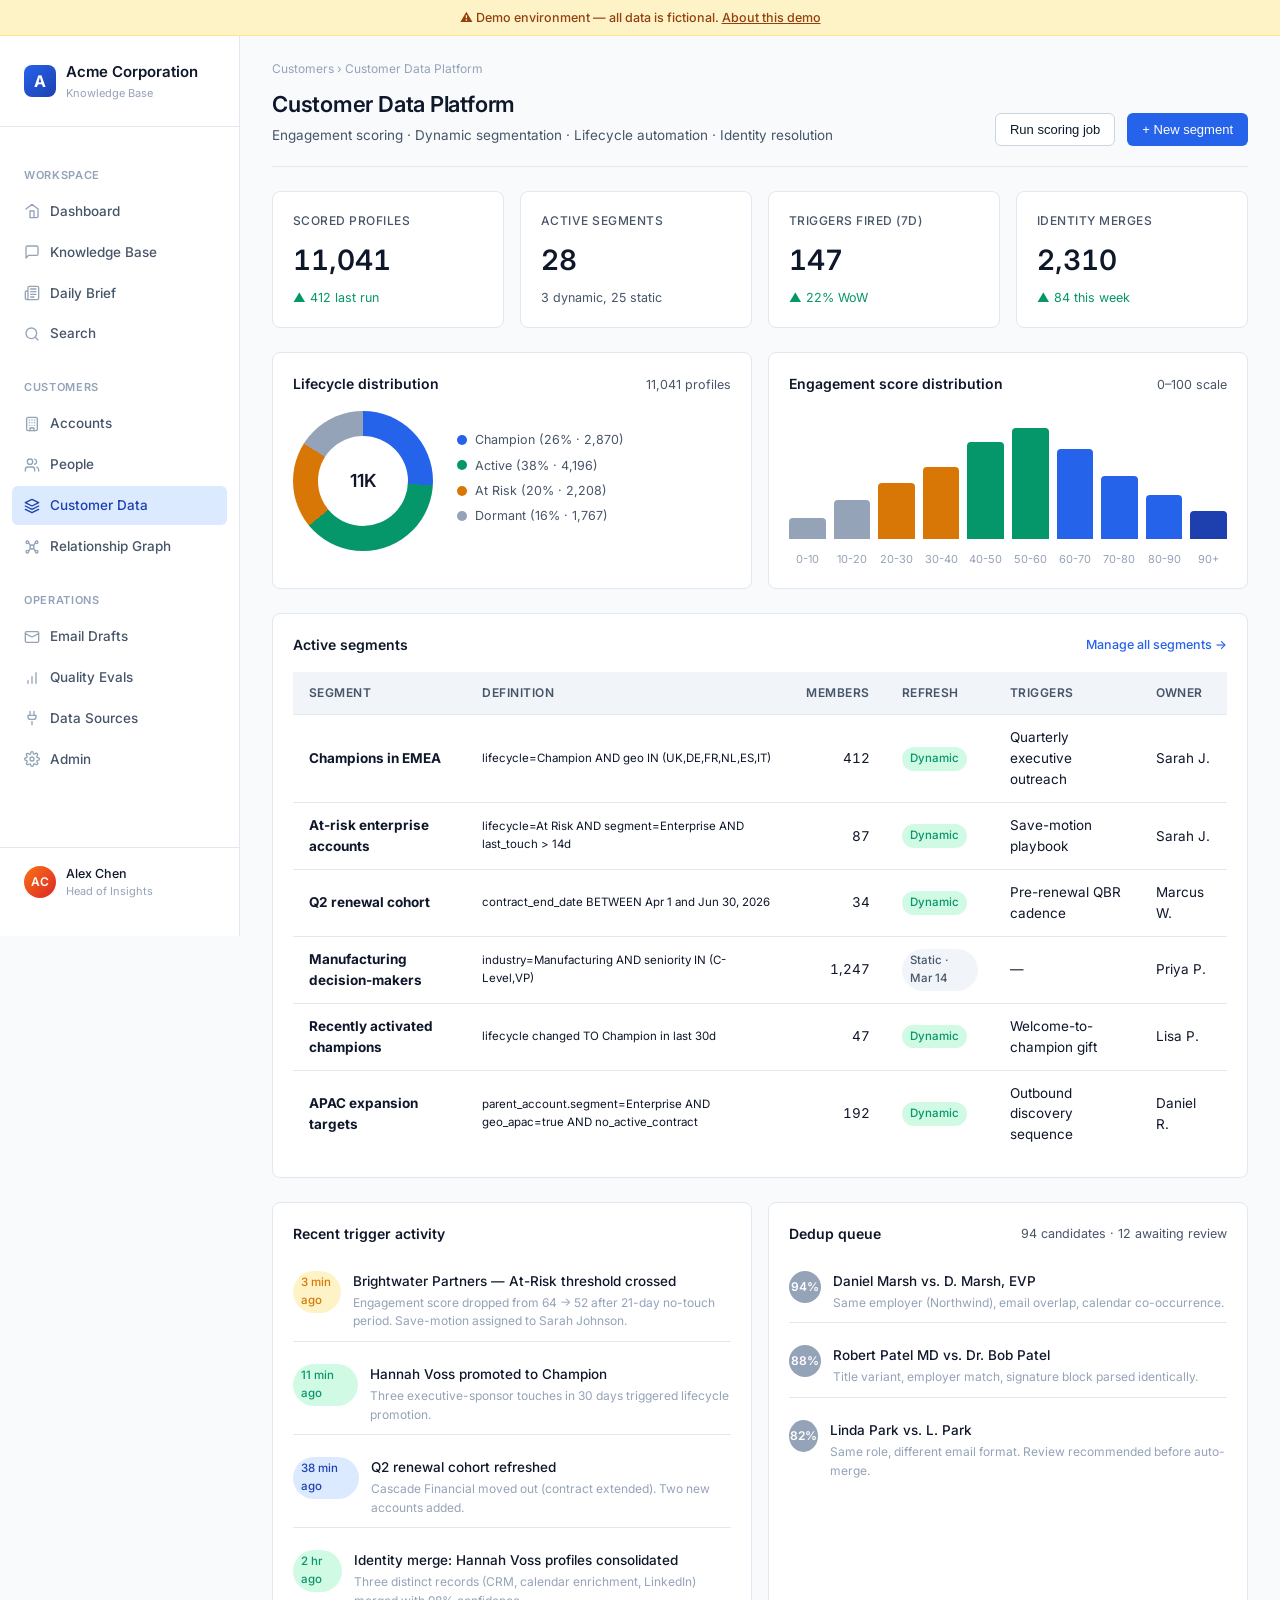
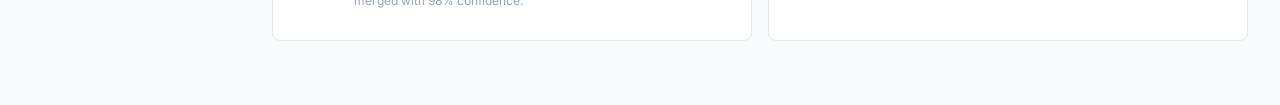
<file: cdp.html>
<!DOCTYPE html>
<html lang="en">
<head>
<meta charset="UTF-8">
<title>Customer Data — Acme Corporation</title>
<link href="https://fonts.googleapis.com/css2?family=Inter:wght@400;500;600;700&display=swap" rel="stylesheet">
<link rel="stylesheet" href="assets/css/style.css">
</head>
<body data-active-nav="cdp.html">
<div class="app">
  <div id="sidebar-slot"></div>
  <main class="main">
    <div class="breadcrumb">Customers › Customer Data Platform</div>
    <div class="page-header">
      <div class="page-title-group">
        <h1>Customer Data Platform</h1>
        <div class="page-subtitle">Engagement scoring · Dynamic segmentation · Lifecycle automation · Identity resolution</div>
      </div>
      <div class="row-flex">
        <button class="btn btn-secondary">Run scoring job</button>
        <button class="btn btn-primary">+ New segment</button>
      </div>
    </div>

    <div class="kpi-grid">
      <div class="kpi-card"><div class="kpi-label">Scored Profiles</div><div class="kpi-value">11,041</div><div class="kpi-trend up">▲ 412 last run</div></div>
      <div class="kpi-card"><div class="kpi-label">Active Segments</div><div class="kpi-value">28</div><div class="kpi-trend flat">3 dynamic, 25 static</div></div>
      <div class="kpi-card"><div class="kpi-label">Triggers Fired (7d)</div><div class="kpi-value">147</div><div class="kpi-trend up">▲ 22% WoW</div></div>
      <div class="kpi-card"><div class="kpi-label">Identity Merges</div><div class="kpi-value">2,310</div><div class="kpi-trend up">▲ 84 this week</div></div>
    </div>

    <div class="grid grid-2">
      <div class="card">
        <div class="card-header"><div class="card-title">Lifecycle distribution</div><span class="card-subtitle">11,041 profiles</span></div>
        <div class="donut-wrap">
          <div class="donut" style="background:conic-gradient(var(--accent) 0% 26%, var(--success) 26% 64%, var(--warning) 64% 84%, var(--ink-3) 84% 100%)"><div class="donut-inner">11K</div></div>
          <div class="donut-legend">
            <div><span class="legend-dot" style="background:var(--accent)"></span> Champion (26% · 2,870)</div>
            <div><span class="legend-dot" style="background:var(--success)"></span> Active (38% · 4,196)</div>
            <div><span class="legend-dot" style="background:var(--warning)"></span> At Risk (20% · 2,208)</div>
            <div><span class="legend-dot" style="background:var(--ink-3)"></span> Dormant (16% · 1,767)</div>
          </div>
        </div>
      </div>

      <div class="card">
        <div class="card-header"><div class="card-title">Engagement score distribution</div><span class="card-subtitle">0–100 scale</span></div>
        <div class="bar-chart" style="height:140px">
          <div class="bar" style="height:18%;background:var(--ink-3)"></div>
          <div class="bar" style="height:34%;background:var(--ink-3)"></div>
          <div class="bar" style="height:48%;background:var(--warning)"></div>
          <div class="bar" style="height:62%;background:var(--warning)"></div>
          <div class="bar" style="height:84%;background:var(--success)"></div>
          <div class="bar" style="height:96%;background:var(--success)"></div>
          <div class="bar" style="height:78%;background:var(--accent)"></div>
          <div class="bar" style="height:54%;background:var(--accent)"></div>
          <div class="bar" style="height:38%;background:var(--accent)"></div>
          <div class="bar" style="height:24%;background:var(--accent-dark)"></div>
        </div>
        <div class="bar-labels"><span>0-10</span><span>10-20</span><span>20-30</span><span>30-40</span><span>40-50</span><span>50-60</span><span>60-70</span><span>70-80</span><span>80-90</span><span>90+</span></div>
      </div>
    </div>

    <div class="section-gap card">
      <div class="card-header">
        <div class="card-title">Active segments</div>
        <a class="card-link">Manage all segments →</a>
      </div>
      <table class="table">
        <thead><tr><th>Segment</th><th>Definition</th><th class="num">Members</th><th>Refresh</th><th>Triggers</th><th>Owner</th></tr></thead>
        <tbody>
          <tr><td><strong>Champions in EMEA</strong></td><td class="muted text-xs">lifecycle=Champion AND geo IN (UK,DE,FR,NL,ES,IT)</td><td class="num">412</td><td><span class="badge badge-green">Dynamic</span></td><td>Quarterly executive outreach</td><td>Sarah J.</td></tr>
          <tr><td><strong>At-risk enterprise accounts</strong></td><td class="muted text-xs">lifecycle=At Risk AND segment=Enterprise AND last_touch &gt; 14d</td><td class="num">87</td><td><span class="badge badge-green">Dynamic</span></td><td>Save-motion playbook</td><td>Sarah J.</td></tr>
          <tr><td><strong>Q2 renewal cohort</strong></td><td class="muted text-xs">contract_end_date BETWEEN Apr 1 and Jun 30, 2026</td><td class="num">34</td><td><span class="badge badge-green">Dynamic</span></td><td>Pre-renewal QBR cadence</td><td>Marcus W.</td></tr>
          <tr><td><strong>Manufacturing decision-makers</strong></td><td class="muted text-xs">industry=Manufacturing AND seniority IN (C-Level,VP)</td><td class="num">1,247</td><td><span class="badge badge-grey">Static · Mar 14</span></td><td>—</td><td>Priya P.</td></tr>
          <tr><td><strong>Recently activated champions</strong></td><td class="muted text-xs">lifecycle changed TO Champion in last 30d</td><td class="num">47</td><td><span class="badge badge-green">Dynamic</span></td><td>Welcome-to-champion gift</td><td>Lisa P.</td></tr>
          <tr><td><strong>APAC expansion targets</strong></td><td class="muted text-xs">parent_account.segment=Enterprise AND geo_apac=true AND no_active_contract</td><td class="num">192</td><td><span class="badge badge-green">Dynamic</span></td><td>Outbound discovery sequence</td><td>Daniel R.</td></tr>
        </tbody>
      </table>
    </div>

    <div class="section-gap grid grid-2">
      <div class="card">
        <div class="card-header"><div class="card-title">Recent trigger activity</div></div>
        <ul class="list-tight">
          <li class="list-item"><span class="badge badge-amber">3 min ago</span><div><div class="list-title">Brightwater Partners — At-Risk threshold crossed</div><div class="list-meta">Engagement score dropped from 64 → 52 after 21-day no-touch period. Save-motion assigned to Sarah Johnson.</div></div></li>
          <li class="list-item"><span class="badge badge-green">11 min ago</span><div><div class="list-title">Hannah Voss promoted to Champion</div><div class="list-meta">Three executive-sponsor touches in 30 days triggered lifecycle promotion.</div></div></li>
          <li class="list-item"><span class="badge badge-blue">38 min ago</span><div><div class="list-title">Q2 renewal cohort refreshed</div><div class="list-meta">Cascade Financial moved out (contract extended). Two new accounts added.</div></div></li>
          <li class="list-item"><span class="badge badge-green">2 hr ago</span><div><div class="list-title">Identity merge: Hannah Voss profiles consolidated</div><div class="list-meta">Three distinct records (CRM, calendar enrichment, LinkedIn) merged with 98% confidence.</div></div></li>
        </ul>
      </div>

      <div class="card">
        <div class="card-header"><div class="card-title">Dedup queue</div><span class="card-subtitle">94 candidates · 12 awaiting review</span></div>
        <ul class="list-tight">
          <li class="list-item"><div class="avatar" style="background:var(--ink-3)">94%</div><div><div class="list-title">Daniel Marsh vs. D. Marsh, EVP</div><div class="list-meta">Same employer (Northwind), email overlap, calendar co-occurrence.</div></div></li>
          <li class="list-item"><div class="avatar" style="background:var(--ink-3)">88%</div><div><div class="list-title">Robert Patel MD vs. Dr. Bob Patel</div><div class="list-meta">Title variant, employer match, signature block parsed identically.</div></div></li>
          <li class="list-item"><div class="avatar" style="background:var(--ink-3)">82%</div><div><div class="list-title">Linda Park vs. L. Park</div><div class="list-meta">Same role, different email format. Review recommended before auto-merge.</div></div></li>
        </ul>
      </div>
    </div>

  </main>
</div>
<script src="assets/js/app.js"></script>
</body>
</html>
</file>
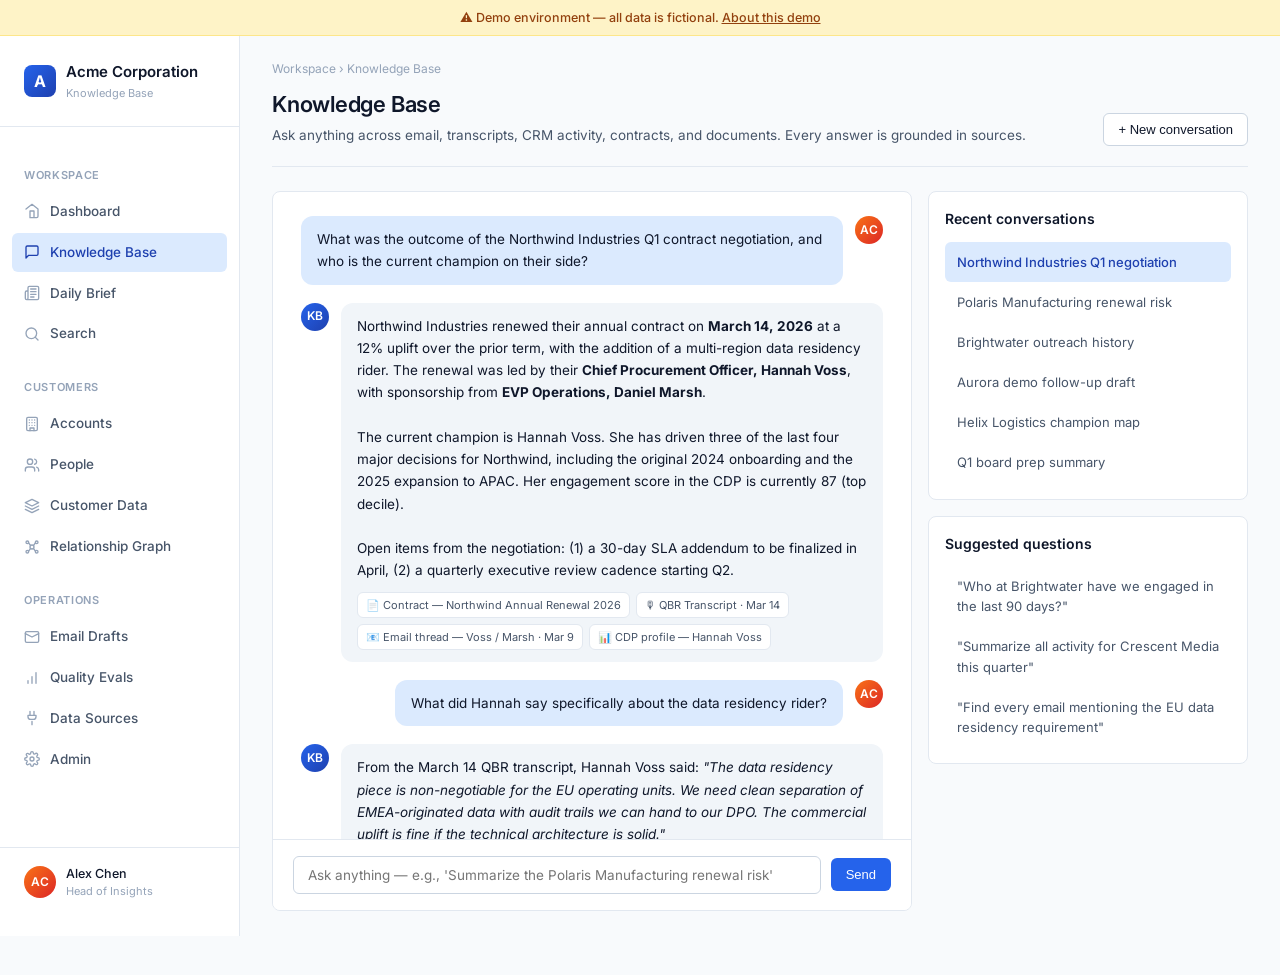
<file: chat.html>
<!DOCTYPE html>
<html lang="en">
<head>
<meta charset="UTF-8">
<title>Knowledge Base — Acme Corporation</title>
<link href="https://fonts.googleapis.com/css2?family=Inter:wght@400;500;600;700&display=swap" rel="stylesheet">
<link rel="stylesheet" href="assets/css/style.css">
</head>
<body data-active-nav="chat.html">
<div class="app">
  <div id="sidebar-slot"></div>
  <main class="main">
    <div class="breadcrumb">Workspace › Knowledge Base</div>
    <div class="page-header">
      <div class="page-title-group">
        <h1>Knowledge Base</h1>
        <div class="page-subtitle">Ask anything across email, transcripts, CRM activity, contracts, and documents. Every answer is grounded in sources.</div>
      </div>
      <div class="row-flex">
        <button class="btn btn-secondary">+ New conversation</button>
      </div>
    </div>

    <div class="chat-wrap">
      <div class="chat-main">
        <div class="chat-messages" id="chat-messages">

          <div class="msg user">
            <div class="msg-avatar">AC</div>
            <div class="msg-body">What was the outcome of the Northwind Industries Q1 contract negotiation, and who is the current champion on their side?</div>
          </div>

          <div class="msg ai">
            <div class="msg-avatar">KB</div>
            <div class="msg-body">
              Northwind Industries renewed their annual contract on <strong>March 14, 2026</strong> at a 12% uplift over the prior term, with the addition of a multi-region data residency rider. The renewal was led by their <strong>Chief Procurement Officer, Hannah Voss</strong>, with sponsorship from <strong>EVP Operations, Daniel Marsh</strong>.
              <br><br>
              The current champion is Hannah Voss. She has driven three of the last four major decisions for Northwind, including the original 2024 onboarding and the 2025 expansion to APAC. Her engagement score in the CDP is currently 87 (top decile).
              <br><br>
              Open items from the negotiation: (1) a 30-day SLA addendum to be finalized in April, (2) a quarterly executive review cadence starting Q2.
              <div class="msg-citations">
                <span class="citation">📄 Contract — Northwind Annual Renewal 2026</span>
                <span class="citation">🎙 QBR Transcript · Mar 14</span>
                <span class="citation">📧 Email thread — Voss / Marsh · Mar 9</span>
                <span class="citation">📊 CDP profile — Hannah Voss</span>
              </div>
            </div>
          </div>

          <div class="msg user">
            <div class="msg-avatar">AC</div>
            <div class="msg-body">What did Hannah say specifically about the data residency rider?</div>
          </div>

          <div class="msg ai">
            <div class="msg-avatar">KB</div>
            <div class="msg-body">
              From the March 14 QBR transcript, Hannah Voss said: <em>"The data residency piece is non-negotiable for the EU operating units. We need clean separation of EMEA-originated data with audit trails we can hand to our DPO. The commercial uplift is fine if the technical architecture is solid."</em>
              <br><br>
              She followed up two days later in writing (Mar 16 email) reiterating the audit-trail requirement and asking for a technical architecture review by April 8. Daniel Marsh seconded the audit-trail concern and added that Northwind's legal team would want the rider language reviewed before signature.
              <div class="msg-citations">
                <span class="citation">🎙 QBR Transcript · Mar 14 · 00:23:15</span>
                <span class="citation">📧 Voss → Marsh · Mar 16</span>
              </div>
            </div>
          </div>

        </div>
        <div class="chat-input-bar">
          <input type="text" class="chat-input" id="chat-input" placeholder="Ask anything — e.g., 'Summarize the Polaris Manufacturing renewal risk'">
          <button class="btn btn-primary">Send</button>
        </div>
      </div>

      <div class="chat-side">
        <div class="card">
          <div class="card-title">Recent conversations</div>
          <div class="history-item active">Northwind Industries Q1 negotiation</div>
          <div class="history-item">Polaris Manufacturing renewal risk</div>
          <div class="history-item">Brightwater outreach history</div>
          <div class="history-item">Aurora demo follow-up draft</div>
          <div class="history-item">Helix Logistics champion map</div>
          <div class="history-item">Q1 board prep summary</div>
        </div>
        <div class="card">
          <div class="card-title">Suggested questions</div>
          <div class="history-item">"Who at Brightwater have we engaged in the last 90 days?"</div>
          <div class="history-item">"Summarize all activity for Crescent Media this quarter"</div>
          <div class="history-item">"Find every email mentioning the EU data residency requirement"</div>
        </div>
      </div>
    </div>

  </main>
</div>
<script src="assets/js/app.js"></script>
</body>
</html>
</file>
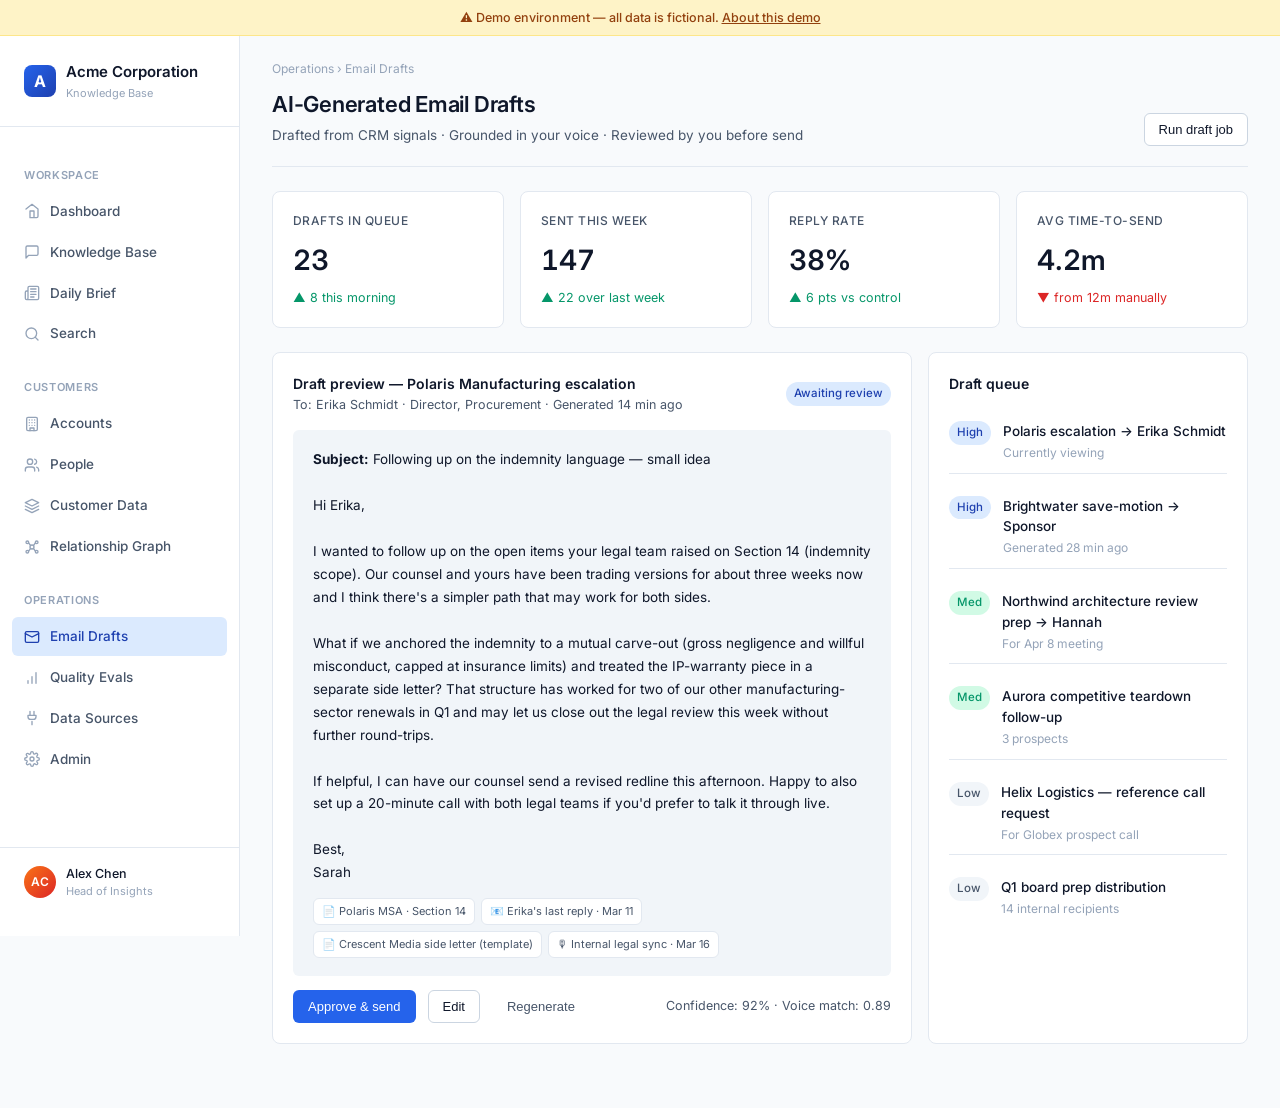
<file: drafts.html>
<!DOCTYPE html>
<html lang="en">
<head>
<meta charset="UTF-8">
<title>Email Drafts — Acme Corporation</title>
<link href="https://fonts.googleapis.com/css2?family=Inter:wght@400;500;600;700&display=swap" rel="stylesheet">
<link rel="stylesheet" href="assets/css/style.css">
</head>
<body data-active-nav="drafts.html">
<div class="app">
  <div id="sidebar-slot"></div>
  <main class="main">
    <div class="breadcrumb">Operations › Email Drafts</div>
    <div class="page-header">
      <div class="page-title-group">
        <h1>AI-Generated Email Drafts</h1>
        <div class="page-subtitle">Drafted from CRM signals · Grounded in your voice · Reviewed by you before send</div>
      </div>
      <div class="row-flex">
        <button class="btn btn-secondary">Run draft job</button>
      </div>
    </div>

    <div class="kpi-grid">
      <div class="kpi-card"><div class="kpi-label">Drafts in Queue</div><div class="kpi-value">23</div><div class="kpi-trend up">▲ 8 this morning</div></div>
      <div class="kpi-card"><div class="kpi-label">Sent This Week</div><div class="kpi-value">147</div><div class="kpi-trend up">▲ 22 over last week</div></div>
      <div class="kpi-card"><div class="kpi-label">Reply Rate</div><div class="kpi-value">38%</div><div class="kpi-trend up">▲ 6 pts vs control</div></div>
      <div class="kpi-card"><div class="kpi-label">Avg Time-to-Send</div><div class="kpi-value">4.2m</div><div class="kpi-trend down">▼ from 12m manually</div></div>
    </div>

    <div class="grid grid-2-3">
      <div class="card">
        <div class="card-header">
          <div>
            <div class="card-title">Draft preview — Polaris Manufacturing escalation</div>
            <div class="card-subtitle">To: Erika Schmidt · Director, Procurement · Generated 14 min ago</div>
          </div>
          <span class="badge badge-blue">Awaiting review</span>
        </div>
        <div style="background:var(--surface-2);border-radius:var(--radius-sm);padding:18px 20px;font-size:13.5px;line-height:1.7;color:var(--ink)">
          <strong>Subject:</strong> Following up on the indemnity language — small idea<br><br>
          Hi Erika,<br><br>
          I wanted to follow up on the open items your legal team raised on Section 14 (indemnity scope). Our counsel and yours have been trading versions for about three weeks now and I think there's a simpler path that may work for both sides.<br><br>
          What if we anchored the indemnity to a mutual carve-out (gross negligence and willful misconduct, capped at insurance limits) and treated the IP-warranty piece in a separate side letter? That structure has worked for two of our other manufacturing-sector renewals in Q1 and may let us close out the legal review this week without further round-trips.<br><br>
          If helpful, I can have our counsel send a revised redline this afternoon. Happy to also set up a 20-minute call with both legal teams if you'd prefer to talk it through live.<br><br>
          Best,<br>
          Sarah
          <div class="msg-citations" style="margin-top:14px">
            <span class="citation">📄 Polaris MSA · Section 14</span>
            <span class="citation">📧 Erika's last reply · Mar 11</span>
            <span class="citation">📄 Crescent Media side letter (template)</span>
            <span class="citation">🎙 Internal legal sync · Mar 16</span>
          </div>
        </div>
        <div class="row-flex" style="margin-top:14px">
          <button class="btn btn-primary">Approve & send</button>
          <button class="btn btn-secondary">Edit</button>
          <button class="btn btn-ghost">Regenerate</button>
          <span class="spacer"></span>
          <span class="text-sm muted">Confidence: 92% · Voice match: 0.89</span>
        </div>
      </div>

      <div class="card">
        <div class="card-header"><div class="card-title">Draft queue</div></div>
        <ul class="list-tight">
          <li class="list-item active"><span class="badge badge-blue">High</span><div><div class="list-title">Polaris escalation → Erika Schmidt</div><div class="list-meta">Currently viewing</div></div></li>
          <li class="list-item"><span class="badge badge-blue">High</span><div><div class="list-title">Brightwater save-motion → Sponsor</div><div class="list-meta">Generated 28 min ago</div></div></li>
          <li class="list-item"><span class="badge badge-green">Med</span><div><div class="list-title">Northwind architecture review prep → Hannah</div><div class="list-meta">For Apr 8 meeting</div></div></li>
          <li class="list-item"><span class="badge badge-green">Med</span><div><div class="list-title">Aurora competitive teardown follow-up</div><div class="list-meta">3 prospects</div></div></li>
          <li class="list-item"><span class="badge badge-grey">Low</span><div><div class="list-title">Helix Logistics — reference call request</div><div class="list-meta">For Globex prospect call</div></div></li>
          <li class="list-item"><span class="badge badge-grey">Low</span><div><div class="list-title">Q1 board prep distribution</div><div class="list-meta">14 internal recipients</div></div></li>
        </ul>
      </div>
    </div>

  </main>
</div>
<script src="assets/js/app.js"></script>
</body>
</html>
</file>
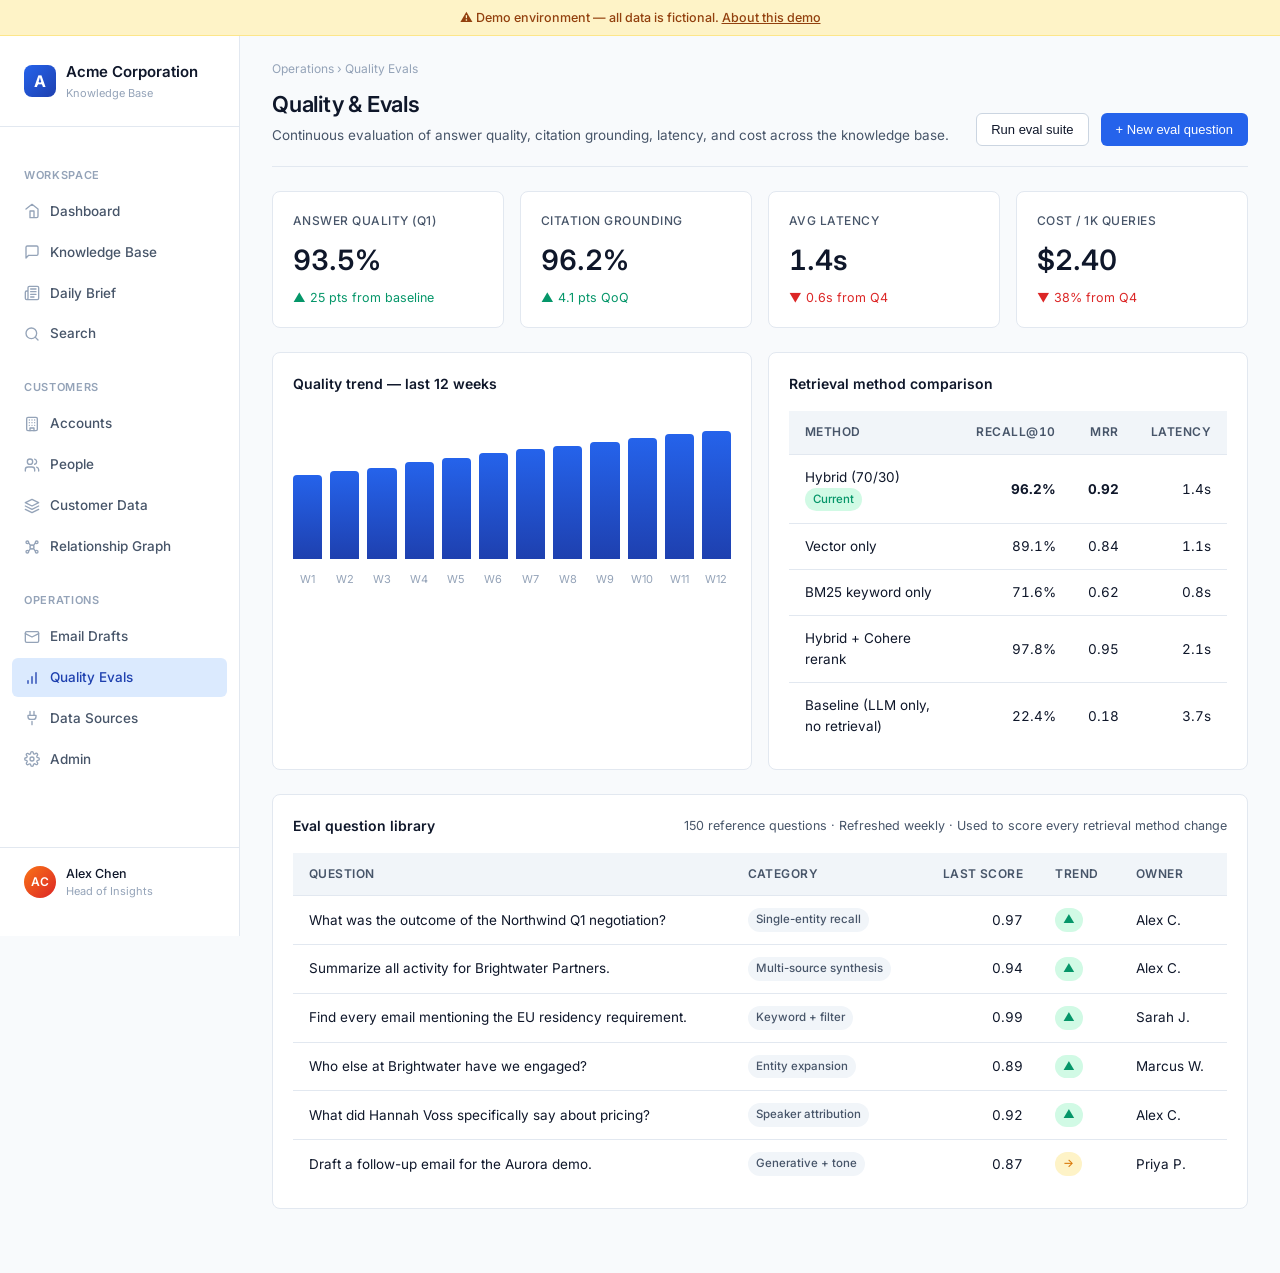
<file: evals.html>
<!DOCTYPE html>
<html lang="en">
<head>
<meta charset="UTF-8">
<title>Quality Evals — Acme Corporation</title>
<link href="https://fonts.googleapis.com/css2?family=Inter:wght@400;500;600;700&display=swap" rel="stylesheet">
<link rel="stylesheet" href="assets/css/style.css">
</head>
<body data-active-nav="evals.html">
<div class="app">
  <div id="sidebar-slot"></div>
  <main class="main">
    <div class="breadcrumb">Operations › Quality Evals</div>
    <div class="page-header">
      <div class="page-title-group">
        <h1>Quality & Evals</h1>
        <div class="page-subtitle">Continuous evaluation of answer quality, citation grounding, latency, and cost across the knowledge base.</div>
      </div>
      <div class="row-flex">
        <button class="btn btn-secondary">Run eval suite</button>
        <button class="btn btn-primary">+ New eval question</button>
      </div>
    </div>

    <div class="kpi-grid">
      <div class="kpi-card"><div class="kpi-label">Answer Quality (Q1)</div><div class="kpi-value">93.5%</div><div class="kpi-trend up">▲ 25 pts from baseline</div></div>
      <div class="kpi-card"><div class="kpi-label">Citation Grounding</div><div class="kpi-value">96.2%</div><div class="kpi-trend up">▲ 4.1 pts QoQ</div></div>
      <div class="kpi-card"><div class="kpi-label">Avg Latency</div><div class="kpi-value">1.4s</div><div class="kpi-trend down">▼ 0.6s from Q4</div></div>
      <div class="kpi-card"><div class="kpi-label">Cost / 1K Queries</div><div class="kpi-value">$2.40</div><div class="kpi-trend down">▼ 38% from Q4</div></div>
    </div>

    <div class="grid grid-2">
      <div class="card">
        <div class="card-header"><div class="card-title">Quality trend — last 12 weeks</div></div>
        <div class="bar-chart">
          <div class="bar" style="height:62%"></div>
          <div class="bar" style="height:65%"></div>
          <div class="bar" style="height:67%"></div>
          <div class="bar" style="height:71%"></div>
          <div class="bar" style="height:74%"></div>
          <div class="bar" style="height:78%"></div>
          <div class="bar" style="height:81%"></div>
          <div class="bar" style="height:83%"></div>
          <div class="bar" style="height:86%"></div>
          <div class="bar" style="height:89%"></div>
          <div class="bar" style="height:92%"></div>
          <div class="bar" style="height:94%"></div>
        </div>
        <div class="bar-labels"><span>W1</span><span>W2</span><span>W3</span><span>W4</span><span>W5</span><span>W6</span><span>W7</span><span>W8</span><span>W9</span><span>W10</span><span>W11</span><span>W12</span></div>
      </div>

      <div class="card">
        <div class="card-header"><div class="card-title">Retrieval method comparison</div></div>
        <table class="table">
          <thead><tr><th>Method</th><th class="num">Recall@10</th><th class="num">MRR</th><th class="num">Latency</th></tr></thead>
          <tbody>
            <tr><td>Hybrid (70/30) <span class="badge badge-green">Current</span></td><td class="num"><strong>96.2%</strong></td><td class="num"><strong>0.92</strong></td><td class="num">1.4s</td></tr>
            <tr><td>Vector only</td><td class="num">89.1%</td><td class="num">0.84</td><td class="num">1.1s</td></tr>
            <tr><td>BM25 keyword only</td><td class="num">71.6%</td><td class="num">0.62</td><td class="num">0.8s</td></tr>
            <tr><td>Hybrid + Cohere rerank</td><td class="num">97.8%</td><td class="num">0.95</td><td class="num">2.1s</td></tr>
            <tr><td class="muted">Baseline (LLM only, no retrieval)</td><td class="num muted">22.4%</td><td class="num muted">0.18</td><td class="num muted">3.7s</td></tr>
          </tbody>
        </table>
      </div>
    </div>

    <div class="section-gap card">
      <div class="card-header">
        <div class="card-title">Eval question library</div>
        <span class="card-subtitle">150 reference questions · Refreshed weekly · Used to score every retrieval method change</span>
      </div>
      <table class="table">
        <thead><tr><th>Question</th><th>Category</th><th class="num">Last score</th><th>Trend</th><th>Owner</th></tr></thead>
        <tbody>
          <tr><td>What was the outcome of the Northwind Q1 negotiation?</td><td><span class="badge badge-grey">Single-entity recall</span></td><td class="num">0.97</td><td><span class="badge badge-green">▲</span></td><td>Alex C.</td></tr>
          <tr><td>Summarize all activity for Brightwater Partners.</td><td><span class="badge badge-grey">Multi-source synthesis</span></td><td class="num">0.94</td><td><span class="badge badge-green">▲</span></td><td>Alex C.</td></tr>
          <tr><td>Find every email mentioning the EU residency requirement.</td><td><span class="badge badge-grey">Keyword + filter</span></td><td class="num">0.99</td><td><span class="badge badge-green">▲</span></td><td>Sarah J.</td></tr>
          <tr><td>Who else at Brightwater have we engaged?</td><td><span class="badge badge-grey">Entity expansion</span></td><td class="num">0.89</td><td><span class="badge badge-green">▲</span></td><td>Marcus W.</td></tr>
          <tr><td>What did Hannah Voss specifically say about pricing?</td><td><span class="badge badge-grey">Speaker attribution</span></td><td class="num">0.92</td><td><span class="badge badge-green">▲</span></td><td>Alex C.</td></tr>
          <tr><td>Draft a follow-up email for the Aurora demo.</td><td><span class="badge badge-grey">Generative + tone</span></td><td class="num">0.87</td><td><span class="badge badge-amber">→</span></td><td>Priya P.</td></tr>
        </tbody>
      </table>
    </div>

  </main>
</div>
<script src="assets/js/app.js"></script>
</body>
</html>
</file>
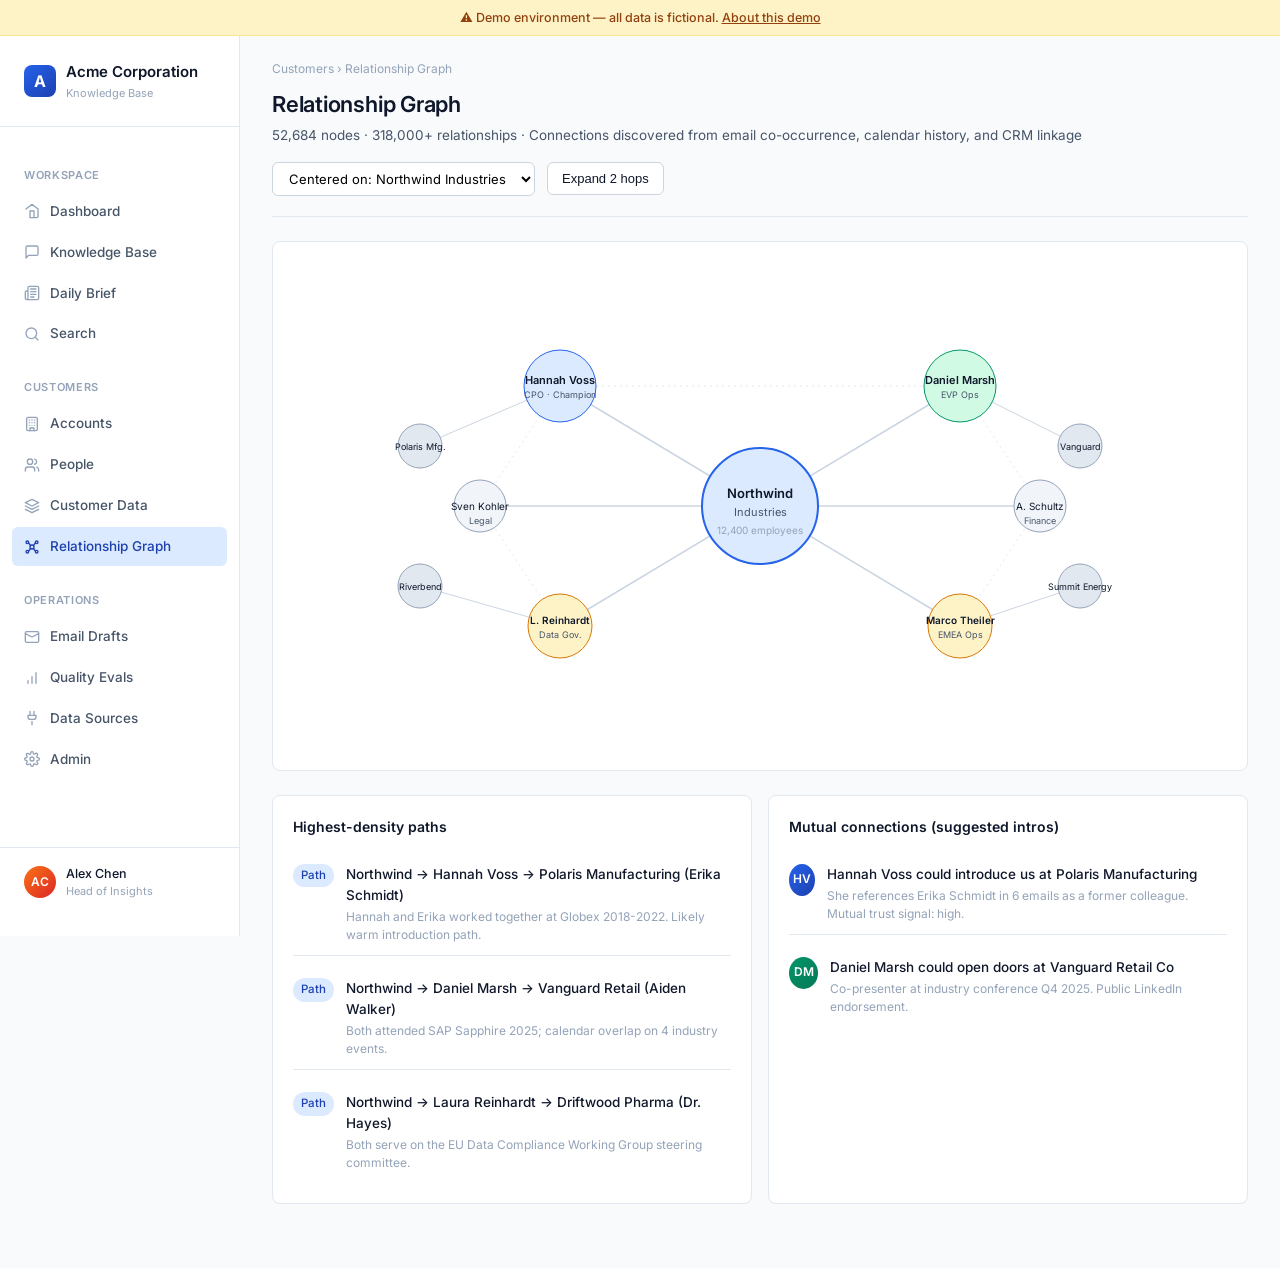
<file: graph.html>
<!DOCTYPE html>
<html lang="en">
<head>
<meta charset="UTF-8">
<title>Relationship Graph — Acme Corporation</title>
<link href="https://fonts.googleapis.com/css2?family=Inter:wght@400;500;600;700&display=swap" rel="stylesheet">
<link rel="stylesheet" href="assets/css/style.css">
</head>
<body data-active-nav="graph.html">
<div class="app">
  <div id="sidebar-slot"></div>
  <main class="main">
    <div class="breadcrumb">Customers › Relationship Graph</div>
    <div class="page-header">
      <div class="page-title-group">
        <h1>Relationship Graph</h1>
        <div class="page-subtitle">52,684 nodes · 318,000+ relationships · Connections discovered from email co-occurrence, calendar history, and CRM linkage</div>
      </div>
      <div class="row-flex">
        <select class="select"><option>Centered on: Northwind Industries</option></select>
        <button class="btn btn-secondary">Expand 2 hops</button>
      </div>
    </div>

    <div class="card graph-canvas">
      <svg viewBox="0 0 800 480" style="width:100%;height:480px">
        <!-- edges first so they sit beneath nodes -->
        <line x1="400" y1="240" x2="200" y2="120" stroke="#cbd5e1" stroke-width="1.5"/>
        <line x1="400" y1="240" x2="600" y2="120" stroke="#cbd5e1" stroke-width="1.5"/>
        <line x1="400" y1="240" x2="200" y2="360" stroke="#cbd5e1" stroke-width="1.5"/>
        <line x1="400" y1="240" x2="600" y2="360" stroke="#cbd5e1" stroke-width="1.5"/>
        <line x1="400" y1="240" x2="120" y2="240" stroke="#cbd5e1" stroke-width="1.5"/>
        <line x1="400" y1="240" x2="680" y2="240" stroke="#cbd5e1" stroke-width="1.5"/>
        <line x1="200" y1="120" x2="120" y2="240" stroke="#e2e8f0" stroke-width="1" stroke-dasharray="2 4"/>
        <line x1="600" y1="120" x2="680" y2="240" stroke="#e2e8f0" stroke-width="1" stroke-dasharray="2 4"/>
        <line x1="200" y1="360" x2="120" y2="240" stroke="#e2e8f0" stroke-width="1" stroke-dasharray="2 4"/>
        <line x1="600" y1="360" x2="680" y2="240" stroke="#e2e8f0" stroke-width="1" stroke-dasharray="2 4"/>
        <line x1="200" y1="120" x2="600" y2="120" stroke="#e2e8f0" stroke-width="1" stroke-dasharray="2 4"/>
        <line x1="60" y1="180" x2="200" y2="120" stroke="#cbd5e1" stroke-width="1"/>
        <line x1="60" y1="320" x2="200" y2="360" stroke="#cbd5e1" stroke-width="1"/>
        <line x1="720" y1="180" x2="600" y2="120" stroke="#cbd5e1" stroke-width="1"/>
        <line x1="720" y1="320" x2="600" y2="360" stroke="#cbd5e1" stroke-width="1"/>

        <!-- center: account -->
        <g>
          <circle cx="400" cy="240" r="58" fill="#dbeafe" stroke="#2563eb" stroke-width="2"/>
          <text x="400" y="232" text-anchor="middle" font-family="Inter" font-size="13" font-weight="600" fill="#0f172a">Northwind</text>
          <text x="400" y="250" text-anchor="middle" font-family="Inter" font-size="11" fill="#475569">Industries</text>
          <text x="400" y="268" text-anchor="middle" font-family="Inter" font-size="10" fill="#94a3b8">12,400 employees</text>
        </g>

        <!-- people (close) -->
        <g>
          <circle cx="200" cy="120" r="36" fill="#dbeafe" stroke="#2563eb"/>
          <text x="200" y="118" text-anchor="middle" font-family="Inter" font-size="11" font-weight="600" fill="#0f172a">Hannah Voss</text>
          <text x="200" y="132" text-anchor="middle" font-family="Inter" font-size="9" fill="#475569">CPO · Champion</text>
        </g>
        <g>
          <circle cx="600" cy="120" r="36" fill="#d1fae5" stroke="#059669"/>
          <text x="600" y="118" text-anchor="middle" font-family="Inter" font-size="11" font-weight="600" fill="#0f172a">Daniel Marsh</text>
          <text x="600" y="132" text-anchor="middle" font-family="Inter" font-size="9" fill="#475569">EVP Ops</text>
        </g>
        <g>
          <circle cx="200" cy="360" r="32" fill="#fef3c7" stroke="#d97706"/>
          <text x="200" y="358" text-anchor="middle" font-family="Inter" font-size="10" font-weight="600" fill="#0f172a">L. Reinhardt</text>
          <text x="200" y="372" text-anchor="middle" font-family="Inter" font-size="9" fill="#475569">Data Gov.</text>
        </g>
        <g>
          <circle cx="600" cy="360" r="32" fill="#fef3c7" stroke="#d97706"/>
          <text x="600" y="358" text-anchor="middle" font-family="Inter" font-size="10" font-weight="600" fill="#0f172a">Marco Theiler</text>
          <text x="600" y="372" text-anchor="middle" font-family="Inter" font-size="9" fill="#475569">EMEA Ops</text>
        </g>
        <g>
          <circle cx="120" cy="240" r="26" fill="#f1f5f9" stroke="#94a3b8"/>
          <text x="120" y="244" text-anchor="middle" font-family="Inter" font-size="10" fill="#0f172a">Sven Kohler</text>
          <text x="120" y="258" text-anchor="middle" font-family="Inter" font-size="9" fill="#475569">Legal</text>
        </g>
        <g>
          <circle cx="680" cy="240" r="26" fill="#f1f5f9" stroke="#94a3b8"/>
          <text x="680" y="244" text-anchor="middle" font-family="Inter" font-size="10" fill="#0f172a">A. Schultz</text>
          <text x="680" y="258" text-anchor="middle" font-family="Inter" font-size="9" fill="#475569">Finance</text>
        </g>

        <!-- second hop: related companies -->
        <g>
          <circle cx="60" cy="180" r="22" fill="#e2e8f0" stroke="#94a3b8"/>
          <text x="60" y="184" text-anchor="middle" font-family="Inter" font-size="9" fill="#0f172a">Polaris Mfg.</text>
        </g>
        <g>
          <circle cx="60" cy="320" r="22" fill="#e2e8f0" stroke="#94a3b8"/>
          <text x="60" y="324" text-anchor="middle" font-family="Inter" font-size="9" fill="#0f172a">Riverbend</text>
        </g>
        <g>
          <circle cx="720" cy="180" r="22" fill="#e2e8f0" stroke="#94a3b8"/>
          <text x="720" y="184" text-anchor="middle" font-family="Inter" font-size="9" fill="#0f172a">Vanguard</text>
        </g>
        <g>
          <circle cx="720" cy="320" r="22" fill="#e2e8f0" stroke="#94a3b8"/>
          <text x="720" y="324" text-anchor="middle" font-family="Inter" font-size="9" fill="#0f172a">Summit Energy</text>
        </g>
      </svg>
    </div>

    <div class="section-gap grid grid-2">
      <div class="card">
        <div class="card-header"><div class="card-title">Highest-density paths</div></div>
        <ul class="list-tight">
          <li class="list-item"><span class="badge badge-blue">Path</span><div><div class="list-title">Northwind → Hannah Voss → Polaris Manufacturing (Erika Schmidt)</div><div class="list-meta">Hannah and Erika worked together at Globex 2018-2022. Likely warm introduction path.</div></div></li>
          <li class="list-item"><span class="badge badge-blue">Path</span><div><div class="list-title">Northwind → Daniel Marsh → Vanguard Retail (Aiden Walker)</div><div class="list-meta">Both attended SAP Sapphire 2025; calendar overlap on 4 industry events.</div></div></li>
          <li class="list-item"><span class="badge badge-blue">Path</span><div><div class="list-title">Northwind → Laura Reinhardt → Driftwood Pharma (Dr. Hayes)</div><div class="list-meta">Both serve on the EU Data Compliance Working Group steering committee.</div></div></li>
        </ul>
      </div>

      <div class="card">
        <div class="card-header"><div class="card-title">Mutual connections (suggested intros)</div></div>
        <ul class="list-tight">
          <li class="list-item"><div class="avatar" style="background:linear-gradient(135deg,#2563eb,#1e40af)">HV</div><div><div class="list-title">Hannah Voss could introduce us at Polaris Manufacturing</div><div class="list-meta">She references Erika Schmidt in 6 emails as a former colleague. Mutual trust signal: high.</div></div></li>
          <li class="list-item"><div class="avatar" style="background:linear-gradient(135deg,#059669,#047857)">DM</div><div><div class="list-title">Daniel Marsh could open doors at Vanguard Retail Co</div><div class="list-meta">Co-presenter at industry conference Q4 2025. Public LinkedIn endorsement.</div></div></li>
        </ul>
      </div>
    </div>

  </main>
</div>
<script src="assets/js/app.js"></script>
</body>
</html>
</file>
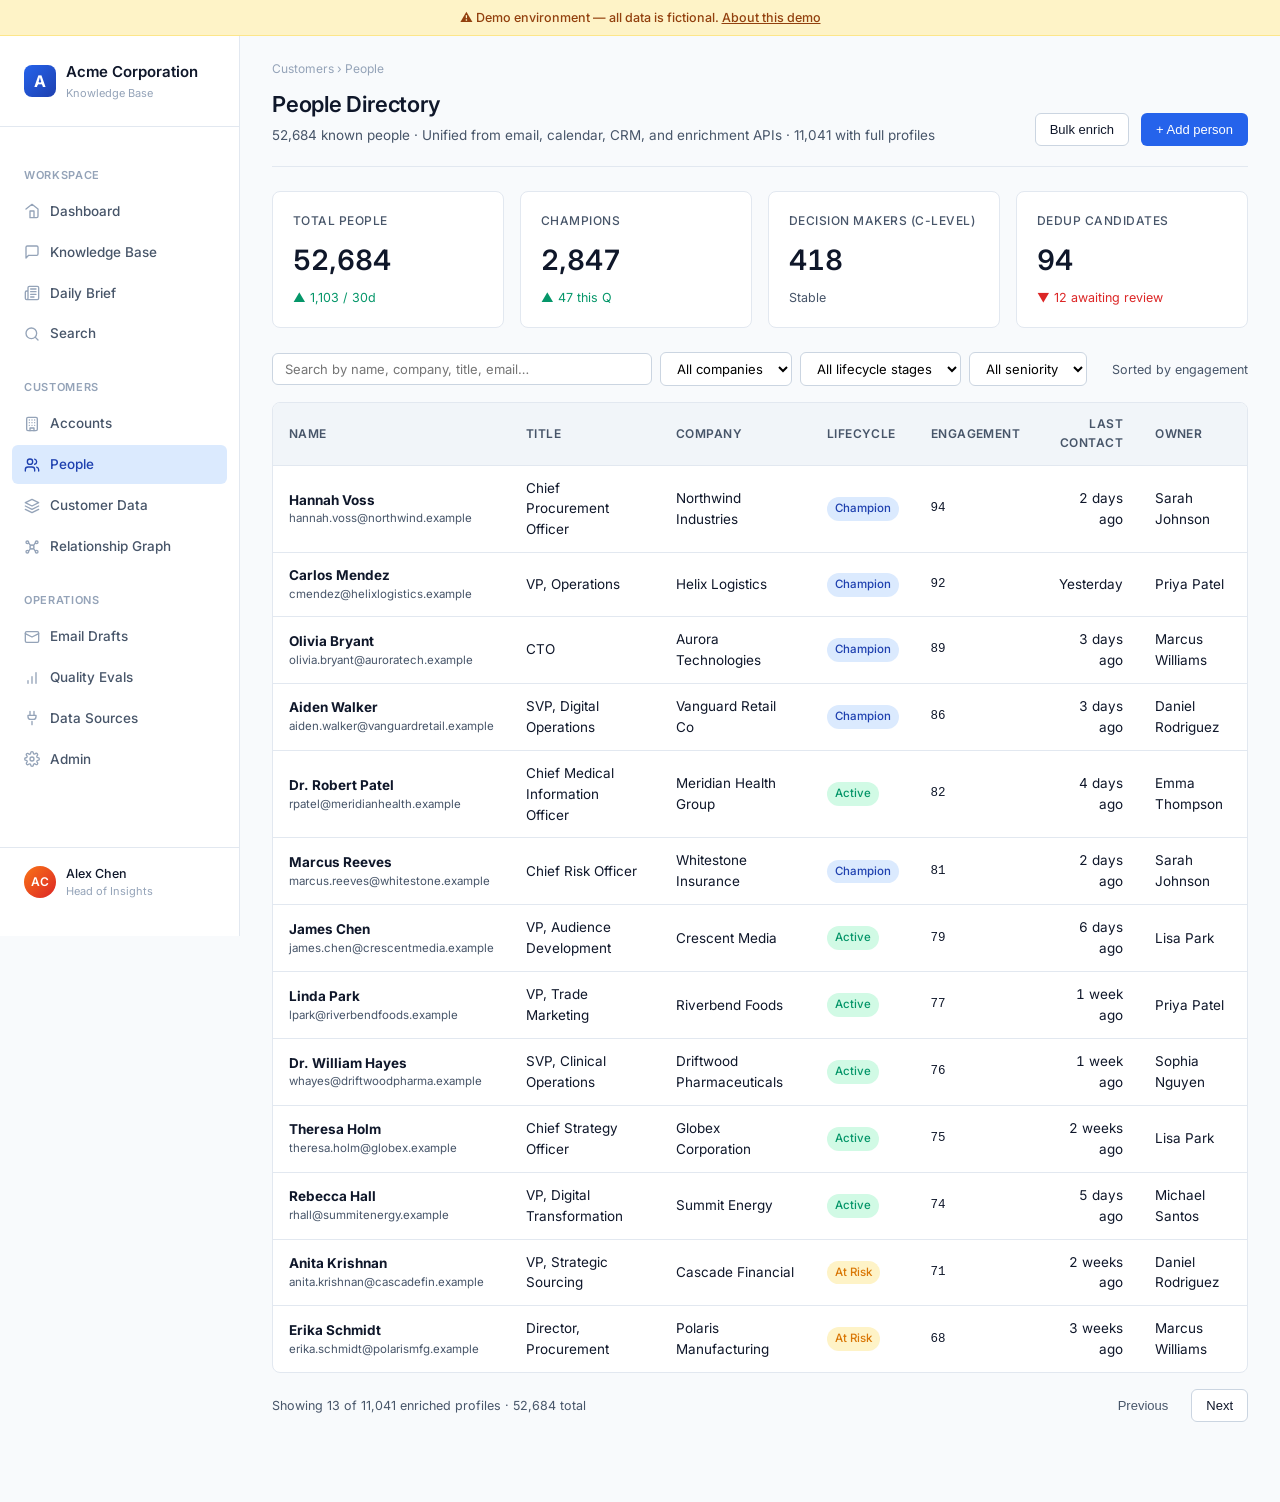
<file: people.html>
<!DOCTYPE html>
<html lang="en">
<head>
<meta charset="UTF-8">
<title>People — Acme Corporation</title>
<link href="https://fonts.googleapis.com/css2?family=Inter:wght@400;500;600;700&display=swap" rel="stylesheet">
<link rel="stylesheet" href="assets/css/style.css">
</head>
<body data-active-nav="people.html">
<div class="app">
  <div id="sidebar-slot"></div>
  <main class="main">
    <div class="breadcrumb">Customers › People</div>
    <div class="page-header">
      <div class="page-title-group">
        <h1>People Directory</h1>
        <div class="page-subtitle">52,684 known people · Unified from email, calendar, CRM, and enrichment APIs · 11,041 with full profiles</div>
      </div>
      <div class="row-flex">
        <button class="btn btn-secondary">Bulk enrich</button>
        <button class="btn btn-primary">+ Add person</button>
      </div>
    </div>

    <div class="kpi-grid">
      <div class="kpi-card"><div class="kpi-label">Total People</div><div class="kpi-value">52,684</div><div class="kpi-trend up">▲ 1,103 / 30d</div></div>
      <div class="kpi-card"><div class="kpi-label">Champions</div><div class="kpi-value">2,847</div><div class="kpi-trend up">▲ 47 this Q</div></div>
      <div class="kpi-card"><div class="kpi-label">Decision Makers (C-Level)</div><div class="kpi-value">418</div><div class="kpi-trend flat">Stable</div></div>
      <div class="kpi-card"><div class="kpi-label">Dedup Candidates</div><div class="kpi-value">94</div><div class="kpi-trend down">▼ 12 awaiting review</div></div>
    </div>

    <div class="toolbar">
      <div class="toolbar-left">
        <input class="input" placeholder="Search by name, company, title, email…" style="min-width:380px" />
        <select class="select"><option>All companies</option></select>
        <select class="select"><option>All lifecycle stages</option><option>Champion</option><option>Active</option><option>At Risk</option><option>Dormant</option></select>
        <select class="select"><option>All seniority</option><option>C-Level</option><option>VP+</option><option>Director</option><option>Manager</option></select>
      </div>
      <div class="toolbar-right muted text-sm">Sorted by engagement</div>
    </div>

    <div class="table-wrap">
      <table class="table">
        <thead>
          <tr><th>Name</th><th>Title</th><th>Company</th><th>Lifecycle</th><th>Engagement</th><th class="num">Last contact</th><th>Owner</th></tr>
        </thead>
        <tbody>
          <tr><td><strong>Hannah Voss</strong><div class="text-xs muted">hannah.voss@northwind.example</div></td><td>Chief Procurement Officer</td><td>Northwind Industries</td><td><span class="badge badge-blue">Champion</span></td><td class="mono">94</td><td class="num">2 days ago</td><td>Sarah Johnson</td></tr>
          <tr><td><strong>Carlos Mendez</strong><div class="text-xs muted">cmendez@helixlogistics.example</div></td><td>VP, Operations</td><td>Helix Logistics</td><td><span class="badge badge-blue">Champion</span></td><td class="mono">92</td><td class="num">Yesterday</td><td>Priya Patel</td></tr>
          <tr><td><strong>Olivia Bryant</strong><div class="text-xs muted">olivia.bryant@auroratech.example</div></td><td>CTO</td><td>Aurora Technologies</td><td><span class="badge badge-blue">Champion</span></td><td class="mono">89</td><td class="num">3 days ago</td><td>Marcus Williams</td></tr>
          <tr><td><strong>Aiden Walker</strong><div class="text-xs muted">aiden.walker@vanguardretail.example</div></td><td>SVP, Digital Operations</td><td>Vanguard Retail Co</td><td><span class="badge badge-blue">Champion</span></td><td class="mono">86</td><td class="num">3 days ago</td><td>Daniel Rodriguez</td></tr>
          <tr><td><strong>Dr. Robert Patel</strong><div class="text-xs muted">rpatel@meridianhealth.example</div></td><td>Chief Medical Information Officer</td><td>Meridian Health Group</td><td><span class="badge badge-green">Active</span></td><td class="mono">82</td><td class="num">4 days ago</td><td>Emma Thompson</td></tr>
          <tr><td><strong>Marcus Reeves</strong><div class="text-xs muted">marcus.reeves@whitestone.example</div></td><td>Chief Risk Officer</td><td>Whitestone Insurance</td><td><span class="badge badge-blue">Champion</span></td><td class="mono">81</td><td class="num">2 days ago</td><td>Sarah Johnson</td></tr>
          <tr><td><strong>James Chen</strong><div class="text-xs muted">james.chen@crescentmedia.example</div></td><td>VP, Audience Development</td><td>Crescent Media</td><td><span class="badge badge-green">Active</span></td><td class="mono">79</td><td class="num">6 days ago</td><td>Lisa Park</td></tr>
          <tr><td><strong>Linda Park</strong><div class="text-xs muted">lpark@riverbendfoods.example</div></td><td>VP, Trade Marketing</td><td>Riverbend Foods</td><td><span class="badge badge-green">Active</span></td><td class="mono">77</td><td class="num">1 week ago</td><td>Priya Patel</td></tr>
          <tr><td><strong>Dr. William Hayes</strong><div class="text-xs muted">whayes@driftwoodpharma.example</div></td><td>SVP, Clinical Operations</td><td>Driftwood Pharmaceuticals</td><td><span class="badge badge-green">Active</span></td><td class="mono">76</td><td class="num">1 week ago</td><td>Sophia Nguyen</td></tr>
          <tr><td><strong>Theresa Holm</strong><div class="text-xs muted">theresa.holm@globex.example</div></td><td>Chief Strategy Officer</td><td>Globex Corporation</td><td><span class="badge badge-green">Active</span></td><td class="mono">75</td><td class="num">2 weeks ago</td><td>Lisa Park</td></tr>
          <tr><td><strong>Rebecca Hall</strong><div class="text-xs muted">rhall@summitenergy.example</div></td><td>VP, Digital Transformation</td><td>Summit Energy</td><td><span class="badge badge-green">Active</span></td><td class="mono">74</td><td class="num">5 days ago</td><td>Michael Santos</td></tr>
          <tr><td><strong>Anita Krishnan</strong><div class="text-xs muted">anita.krishnan@cascadefin.example</div></td><td>VP, Strategic Sourcing</td><td>Cascade Financial</td><td><span class="badge badge-amber">At Risk</span></td><td class="mono">71</td><td class="num">2 weeks ago</td><td>Daniel Rodriguez</td></tr>
          <tr><td><strong>Erika Schmidt</strong><div class="text-xs muted">erika.schmidt@polarismfg.example</div></td><td>Director, Procurement</td><td>Polaris Manufacturing</td><td><span class="badge badge-amber">At Risk</span></td><td class="mono">68</td><td class="num">3 weeks ago</td><td>Marcus Williams</td></tr>
        </tbody>
      </table>
    </div>

    <div class="toolbar" style="margin-top:16px">
      <div class="muted text-sm">Showing 13 of 11,041 enriched profiles · 52,684 total</div>
      <div class="toolbar-right"><button class="btn btn-ghost">Previous</button><button class="btn btn-secondary">Next</button></div>
    </div>

  </main>
</div>
<script src="assets/js/app.js"></script>
</body>
</html>
</file>
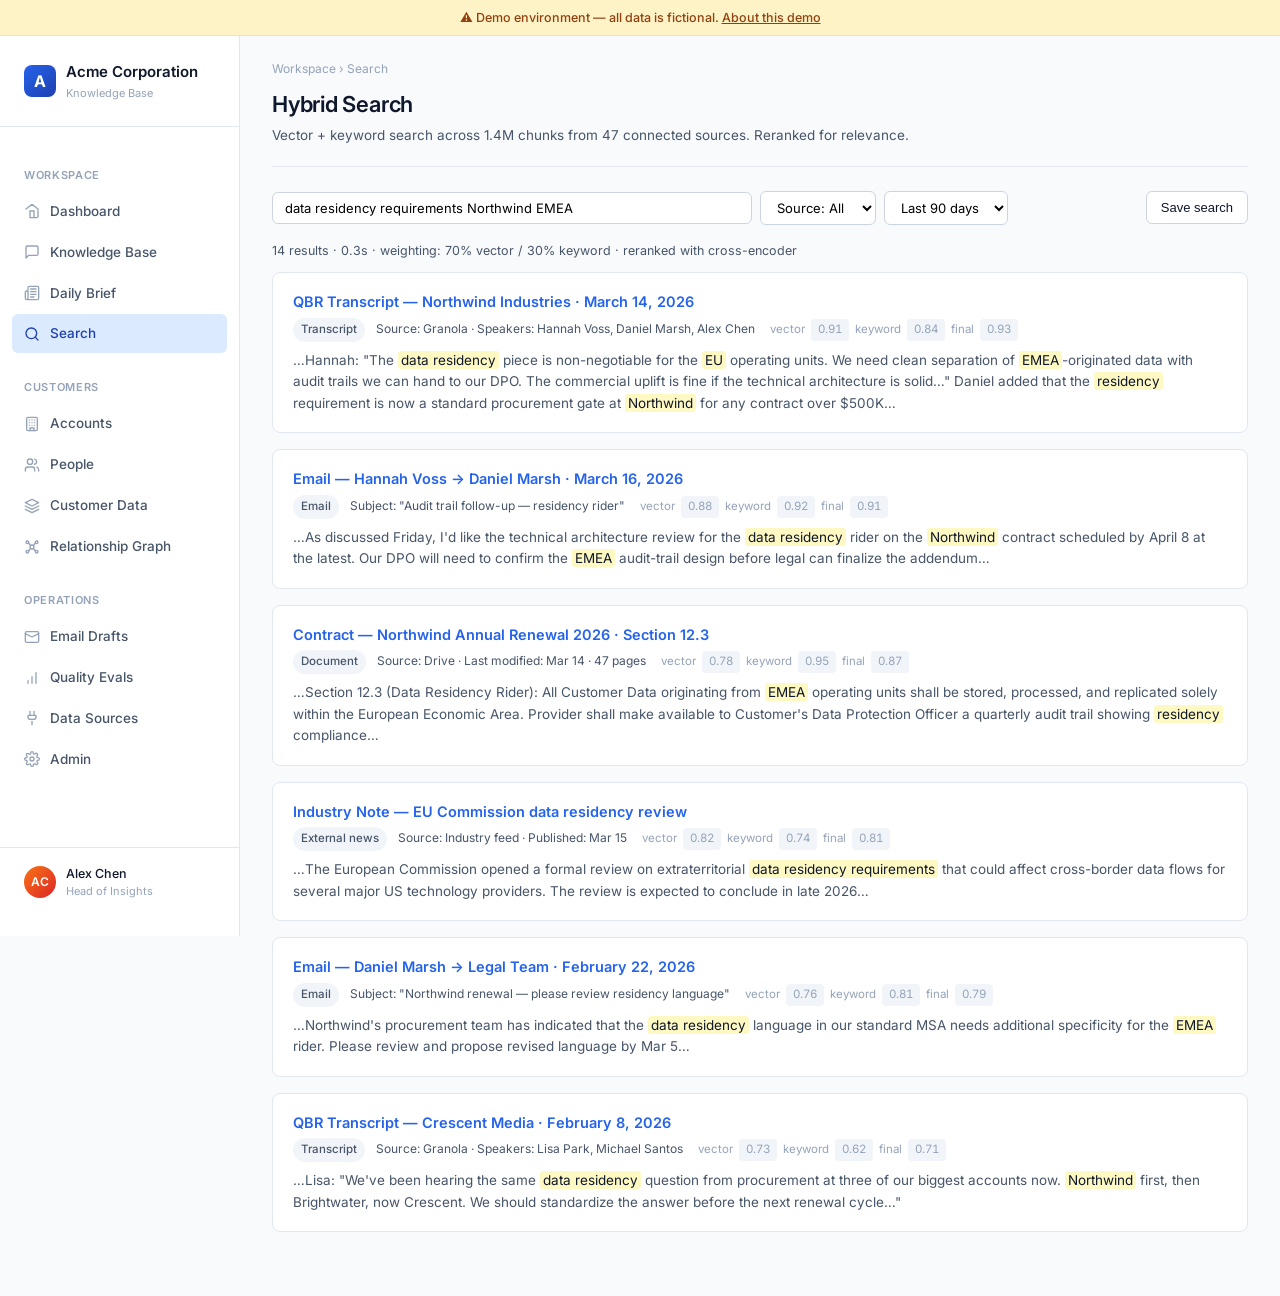
<file: search.html>
<!DOCTYPE html>
<html lang="en">
<head>
<meta charset="UTF-8">
<title>Search — Acme Corporation Knowledge Base</title>
<link href="https://fonts.googleapis.com/css2?family=Inter:wght@400;500;600;700&display=swap" rel="stylesheet">
<link rel="stylesheet" href="assets/css/style.css">
</head>
<body data-active-nav="search.html">
<div class="app">
  <div id="sidebar-slot"></div>
  <main class="main">
    <div class="breadcrumb">Workspace › Search</div>
    <div class="page-header">
      <div class="page-title-group">
        <h1>Hybrid Search</h1>
        <div class="page-subtitle">Vector + keyword search across 1.4M chunks from 47 connected sources. Reranked for relevance.</div>
      </div>
    </div>

    <div class="toolbar">
      <div class="toolbar-left">
        <input class="input" style="min-width:480px" value="data residency requirements Northwind EMEA" />
        <select class="select"><option>Source: All</option><option>Email</option><option>Transcripts</option><option>Documents</option></select>
        <select class="select"><option>Last 90 days</option><option>Last 30 days</option><option>All time</option></select>
      </div>
      <div class="toolbar-right">
        <button class="btn btn-secondary">Save search</button>
      </div>
    </div>

    <div class="toolbar" style="margin-bottom:12px">
      <div class="muted text-sm">14 results · 0.3s · weighting: 70% vector / 30% keyword · reranked with cross-encoder</div>
    </div>

    <div class="search-results">
      <div class="result-card">
        <div class="result-title">QBR Transcript — Northwind Industries · March 14, 2026</div>
        <div class="result-meta">
          <span class="badge badge-grey">Transcript</span>
          <span class="muted" style="margin-left:8px">Source: Granola · Speakers: Hannah Voss, Daniel Marsh, Alex Chen</span>
          <span class="score-bar" style="margin-left:12px">vector <span class="score-pill">0.91</span> keyword <span class="score-pill">0.84</span> final <span class="score-pill">0.93</span></span>
        </div>
        <div class="result-snippet">
          …Hannah: "The <mark>data residency</mark> piece is non-negotiable for the <mark>EU</mark> operating units. We need clean separation of <mark>EMEA</mark>-originated data with audit trails we can hand to our DPO. The commercial uplift is fine if the technical architecture is solid…" Daniel added that the <mark>residency</mark> requirement is now a standard procurement gate at <mark>Northwind</mark> for any contract over $500K…
        </div>
      </div>

      <div class="result-card">
        <div class="result-title">Email — Hannah Voss → Daniel Marsh · March 16, 2026</div>
        <div class="result-meta">
          <span class="badge badge-grey">Email</span>
          <span class="muted" style="margin-left:8px">Subject: "Audit trail follow-up — residency rider"</span>
          <span class="score-bar" style="margin-left:12px">vector <span class="score-pill">0.88</span> keyword <span class="score-pill">0.92</span> final <span class="score-pill">0.91</span></span>
        </div>
        <div class="result-snippet">
          …As discussed Friday, I'd like the technical architecture review for the <mark>data residency</mark> rider on the <mark>Northwind</mark> contract scheduled by April 8 at the latest. Our DPO will need to confirm the <mark>EMEA</mark> audit-trail design before legal can finalize the addendum…
        </div>
      </div>

      <div class="result-card">
        <div class="result-title">Contract — Northwind Annual Renewal 2026 · Section 12.3</div>
        <div class="result-meta">
          <span class="badge badge-grey">Document</span>
          <span class="muted" style="margin-left:8px">Source: Drive · Last modified: Mar 14 · 47 pages</span>
          <span class="score-bar" style="margin-left:12px">vector <span class="score-pill">0.78</span> keyword <span class="score-pill">0.95</span> final <span class="score-pill">0.87</span></span>
        </div>
        <div class="result-snippet">
          …Section 12.3 (Data Residency Rider): All Customer Data originating from <mark>EMEA</mark> operating units shall be stored, processed, and replicated solely within the European Economic Area. Provider shall make available to Customer's Data Protection Officer a quarterly audit trail showing <mark>residency</mark> compliance…
        </div>
      </div>

      <div class="result-card">
        <div class="result-title">Industry Note — EU Commission data residency review</div>
        <div class="result-meta">
          <span class="badge badge-grey">External news</span>
          <span class="muted" style="margin-left:8px">Source: Industry feed · Published: Mar 15</span>
          <span class="score-bar" style="margin-left:12px">vector <span class="score-pill">0.82</span> keyword <span class="score-pill">0.74</span> final <span class="score-pill">0.81</span></span>
        </div>
        <div class="result-snippet">
          …The European Commission opened a formal review on extraterritorial <mark>data residency requirements</mark> that could affect cross-border data flows for several major US technology providers. The review is expected to conclude in late 2026…
        </div>
      </div>

      <div class="result-card">
        <div class="result-title">Email — Daniel Marsh → Legal Team · February 22, 2026</div>
        <div class="result-meta">
          <span class="badge badge-grey">Email</span>
          <span class="muted" style="margin-left:8px">Subject: "Northwind renewal — please review residency language"</span>
          <span class="score-bar" style="margin-left:12px">vector <span class="score-pill">0.76</span> keyword <span class="score-pill">0.81</span> final <span class="score-pill">0.79</span></span>
        </div>
        <div class="result-snippet">
          …Northwind's procurement team has indicated that the <mark>data residency</mark> language in our standard MSA needs additional specificity for the <mark>EMEA</mark> rider. Please review and propose revised language by Mar 5…
        </div>
      </div>

      <div class="result-card">
        <div class="result-title">QBR Transcript — Crescent Media · February 8, 2026</div>
        <div class="result-meta">
          <span class="badge badge-grey">Transcript</span>
          <span class="muted" style="margin-left:8px">Source: Granola · Speakers: Lisa Park, Michael Santos</span>
          <span class="score-bar" style="margin-left:12px">vector <span class="score-pill">0.73</span> keyword <span class="score-pill">0.62</span> final <span class="score-pill">0.71</span></span>
        </div>
        <div class="result-snippet">
          …Lisa: "We've been hearing the same <mark>data residency</mark> question from procurement at three of our biggest accounts now. <mark>Northwind</mark> first, then Brightwater, now Crescent. We should standardize the answer before the next renewal cycle…"
        </div>
      </div>
    </div>

  </main>
</div>
<script src="assets/js/app.js"></script>
</body>
</html>
</file>
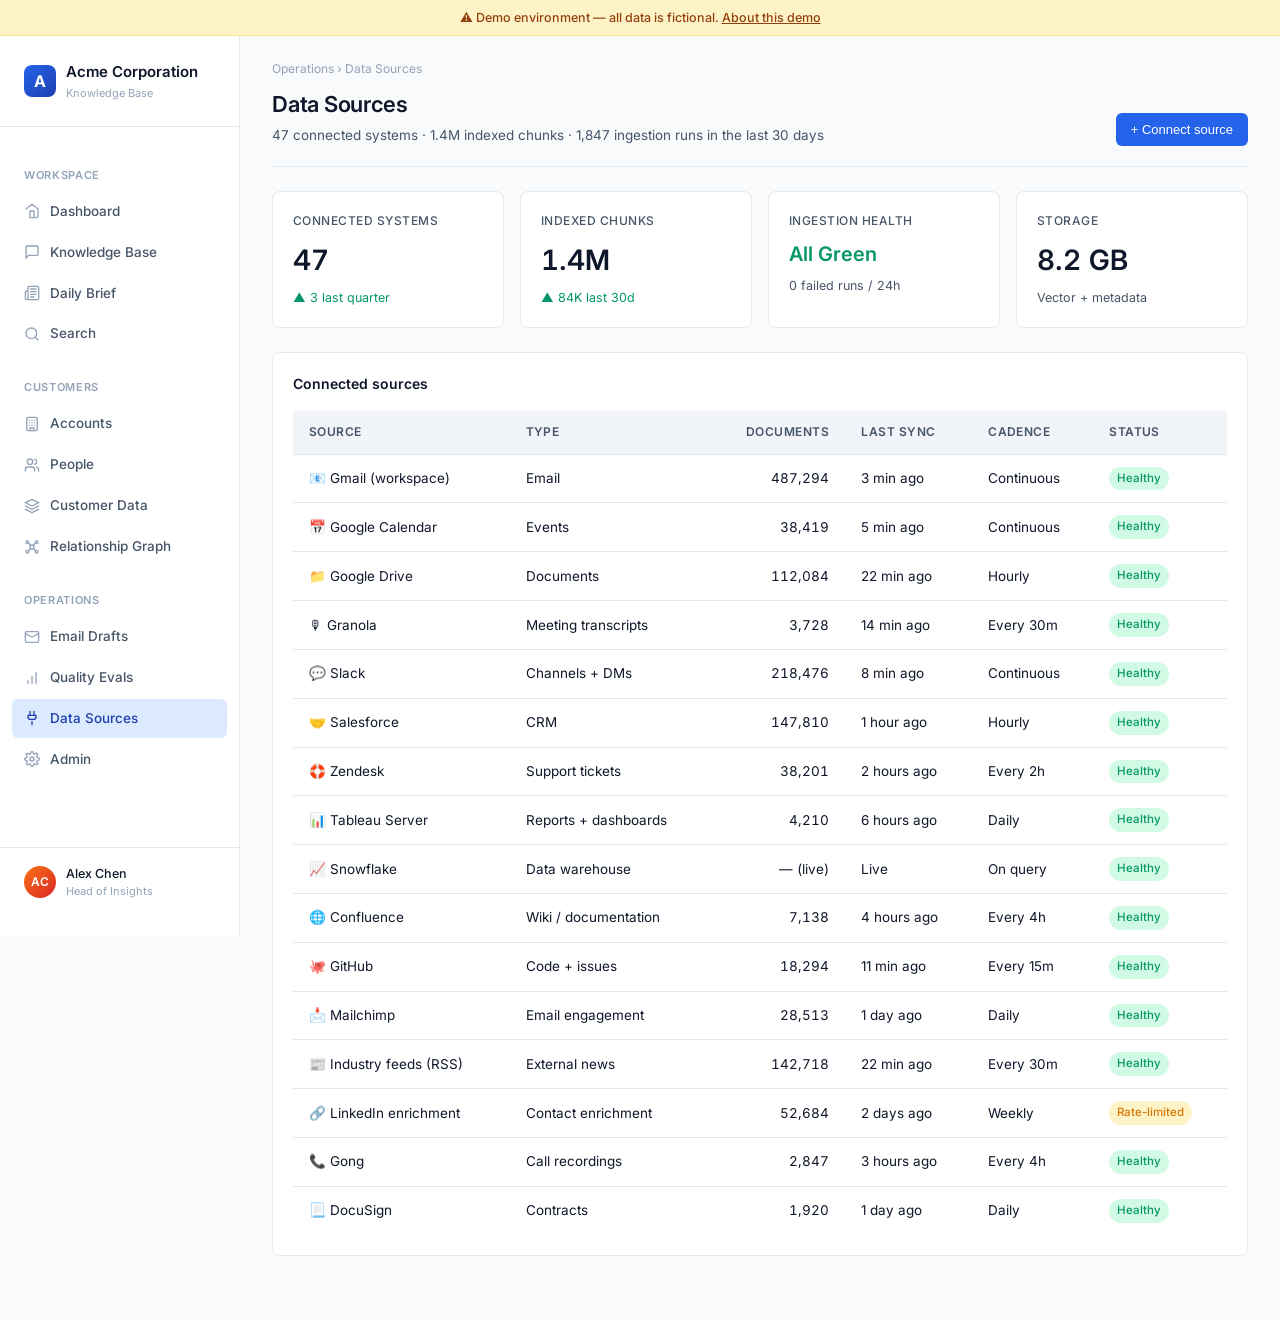
<file: sources.html>
<!DOCTYPE html>
<html lang="en">
<head>
<meta charset="UTF-8">
<title>Data Sources — Acme Corporation</title>
<link href="https://fonts.googleapis.com/css2?family=Inter:wght@400;500;600;700&display=swap" rel="stylesheet">
<link rel="stylesheet" href="assets/css/style.css">
</head>
<body data-active-nav="sources.html">
<div class="app">
  <div id="sidebar-slot"></div>
  <main class="main">
    <div class="breadcrumb">Operations › Data Sources</div>
    <div class="page-header">
      <div class="page-title-group">
        <h1>Data Sources</h1>
        <div class="page-subtitle">47 connected systems · 1.4M indexed chunks · 1,847 ingestion runs in the last 30 days</div>
      </div>
      <div class="row-flex">
        <button class="btn btn-primary">+ Connect source</button>
      </div>
    </div>

    <div class="kpi-grid">
      <div class="kpi-card"><div class="kpi-label">Connected Systems</div><div class="kpi-value">47</div><div class="kpi-trend up">▲ 3 last quarter</div></div>
      <div class="kpi-card"><div class="kpi-label">Indexed Chunks</div><div class="kpi-value">1.4M</div><div class="kpi-trend up">▲ 84K last 30d</div></div>
      <div class="kpi-card"><div class="kpi-label">Ingestion Health</div><div class="kpi-value" style="font-size:20px;color:var(--success)">All Green</div><div class="kpi-trend flat">0 failed runs / 24h</div></div>
      <div class="kpi-card"><div class="kpi-label">Storage</div><div class="kpi-value">8.2 GB</div><div class="kpi-trend flat">Vector + metadata</div></div>
    </div>

    <div class="card">
      <div class="card-header"><div class="card-title">Connected sources</div></div>
      <table class="table">
        <thead><tr><th>Source</th><th>Type</th><th class="num">Documents</th><th>Last sync</th><th>Cadence</th><th>Status</th></tr></thead>
        <tbody>
          <tr><td>📧 Gmail (workspace)</td><td>Email</td><td class="num">487,294</td><td>3 min ago</td><td>Continuous</td><td><span class="badge badge-green">Healthy</span></td></tr>
          <tr><td>📅 Google Calendar</td><td>Events</td><td class="num">38,419</td><td>5 min ago</td><td>Continuous</td><td><span class="badge badge-green">Healthy</span></td></tr>
          <tr><td>📁 Google Drive</td><td>Documents</td><td class="num">112,084</td><td>22 min ago</td><td>Hourly</td><td><span class="badge badge-green">Healthy</span></td></tr>
          <tr><td>🎙 Granola</td><td>Meeting transcripts</td><td class="num">3,728</td><td>14 min ago</td><td>Every 30m</td><td><span class="badge badge-green">Healthy</span></td></tr>
          <tr><td>💬 Slack</td><td>Channels + DMs</td><td class="num">218,476</td><td>8 min ago</td><td>Continuous</td><td><span class="badge badge-green">Healthy</span></td></tr>
          <tr><td>🤝 Salesforce</td><td>CRM</td><td class="num">147,810</td><td>1 hour ago</td><td>Hourly</td><td><span class="badge badge-green">Healthy</span></td></tr>
          <tr><td>🛟 Zendesk</td><td>Support tickets</td><td class="num">38,201</td><td>2 hours ago</td><td>Every 2h</td><td><span class="badge badge-green">Healthy</span></td></tr>
          <tr><td>📊 Tableau Server</td><td>Reports + dashboards</td><td class="num">4,210</td><td>6 hours ago</td><td>Daily</td><td><span class="badge badge-green">Healthy</span></td></tr>
          <tr><td>📈 Snowflake</td><td>Data warehouse</td><td class="num">— (live)</td><td>Live</td><td>On query</td><td><span class="badge badge-green">Healthy</span></td></tr>
          <tr><td>🌐 Confluence</td><td>Wiki / documentation</td><td class="num">7,138</td><td>4 hours ago</td><td>Every 4h</td><td><span class="badge badge-green">Healthy</span></td></tr>
          <tr><td>🐙 GitHub</td><td>Code + issues</td><td class="num">18,294</td><td>11 min ago</td><td>Every 15m</td><td><span class="badge badge-green">Healthy</span></td></tr>
          <tr><td>📩 Mailchimp</td><td>Email engagement</td><td class="num">28,513</td><td>1 day ago</td><td>Daily</td><td><span class="badge badge-green">Healthy</span></td></tr>
          <tr><td>📰 Industry feeds (RSS)</td><td>External news</td><td class="num">142,718</td><td>22 min ago</td><td>Every 30m</td><td><span class="badge badge-green">Healthy</span></td></tr>
          <tr><td>🔗 LinkedIn enrichment</td><td>Contact enrichment</td><td class="num">52,684</td><td>2 days ago</td><td>Weekly</td><td><span class="badge badge-amber">Rate-limited</span></td></tr>
          <tr><td>📞 Gong</td><td>Call recordings</td><td class="num">2,847</td><td>3 hours ago</td><td>Every 4h</td><td><span class="badge badge-green">Healthy</span></td></tr>
          <tr><td>📃 DocuSign</td><td>Contracts</td><td class="num">1,920</td><td>1 day ago</td><td>Daily</td><td><span class="badge badge-green">Healthy</span></td></tr>
        </tbody>
      </table>
    </div>

  </main>
</div>
<script src="assets/js/app.js"></script>
</body>
</html>
</file>
<file: assets/css/style.css>
/* Knowledge Base Demo — Acme Corporation
   Clean enterprise design system. Sanitized, no client-specific styling. */

:root {
  --bg: #f8fafc;
  --surface: #ffffff;
  --surface-2: #f1f5f9;
  --border: #e2e8f0;
  --border-strong: #cbd5e1;
  --ink: #0f172a;
  --ink-2: #475569;
  --ink-3: #94a3b8;
  --accent: #2563eb;
  --accent-dark: #1e40af;
  --accent-soft: #dbeafe;
  --success: #059669;
  --success-soft: #d1fae5;
  --warning: #d97706;
  --warning-soft: #fef3c7;
  --danger: #dc2626;
  --danger-soft: #fee2e2;
  --radius: 8px;
  --radius-sm: 6px;
  --shadow-sm: 0 1px 2px rgba(15,23,42,0.04), 0 1px 2px rgba(15,23,42,0.06);
  --shadow: 0 1px 3px rgba(15,23,42,0.06), 0 1px 2px rgba(15,23,42,0.04);
  --shadow-lg: 0 10px 15px -3px rgba(15,23,42,0.08), 0 4px 6px -2px rgba(15,23,42,0.05);
}

* { box-sizing: border-box; }

html, body {
  margin: 0;
  padding: 0;
  font-family: 'Inter', -apple-system, BlinkMacSystemFont, 'Segoe UI', Helvetica, Arial, sans-serif;
  font-size: 14px;
  line-height: 1.55;
  color: var(--ink);
  background: var(--bg);
  -webkit-font-smoothing: antialiased;
  -moz-osx-font-smoothing: grayscale;
}

a { color: var(--accent); text-decoration: none; }
a:hover { color: var(--accent-dark); text-decoration: underline; }

/* ───────── App shell ───────── */

.app { display: grid; grid-template-columns: 240px 1fr; min-height: 100vh; }

.sidebar {
  background: var(--surface);
  border-right: 1px solid var(--border);
  display: flex;
  flex-direction: column;
  padding: 20px 0;
  position: sticky; top: 0; height: 100vh;
}

.brand {
  padding: 4px 24px 24px 24px;
  display: flex; align-items: center; gap: 10px;
  border-bottom: 1px solid var(--border);
  margin-bottom: 16px;
}
.brand-mark {
  width: 32px; height: 32px; border-radius: 8px;
  background: linear-gradient(135deg, var(--accent) 0%, var(--accent-dark) 100%);
  display: grid; place-items: center;
  color: white; font-weight: 700; font-size: 16px;
}
.brand-text { font-weight: 600; font-size: 15px; color: var(--ink); }
.brand-sub { font-size: 11px; color: var(--ink-3); margin-top: 1px; }

.nav { display: flex; flex-direction: column; gap: 2px; padding: 0 12px; flex: 1; }
.nav-item {
  display: flex; align-items: center; gap: 10px;
  padding: 9px 12px; border-radius: var(--radius-sm);
  color: var(--ink-2); font-weight: 500; font-size: 13.5px;
  text-decoration: none; cursor: pointer;
  transition: background 120ms ease, color 120ms ease;
}
.nav-item:hover { background: var(--surface-2); color: var(--ink); text-decoration: none; }
.nav-item.active { background: var(--accent-soft); color: var(--accent-dark); }
.nav-item.active .icon { color: var(--accent-dark); }
.nav-item .icon { width: 16px; height: 16px; flex-shrink: 0; color: var(--ink-3); }
.nav-item.active .icon { color: var(--accent-dark); }

.nav-section-label {
  font-size: 11px; font-weight: 600; text-transform: uppercase;
  letter-spacing: 0.06em; color: var(--ink-3);
  padding: 16px 12px 6px 12px; margin-top: 8px;
}

.sidebar-footer {
  padding: 16px 24px; border-top: 1px solid var(--border);
  display: flex; align-items: center; gap: 10px;
  font-size: 12.5px; color: var(--ink-2);
}
.avatar {
  width: 32px; height: 32px; border-radius: 50%;
  background: linear-gradient(135deg, #f97316 0%, #dc2626 100%);
  display: grid; place-items: center;
  color: white; font-weight: 600; font-size: 12px;
}

/* ───────── Main content ───────── */

.main { padding: 24px 32px 64px 32px; max-width: 1400px; }

.page-header {
  display: flex; justify-content: space-between; align-items: flex-end;
  margin-bottom: 24px; padding-bottom: 20px;
  border-bottom: 1px solid var(--border);
  flex-wrap: wrap; gap: 16px;
}
.page-title-group h1 {
  font-size: 22px; font-weight: 600; margin: 0 0 4px 0;
  color: var(--ink); letter-spacing: -0.01em;
}
.page-subtitle { color: var(--ink-2); font-size: 13.5px; }

.breadcrumb { font-size: 12px; color: var(--ink-3); margin-bottom: 8px; }
.breadcrumb a { color: var(--ink-3); }
.breadcrumb a:hover { color: var(--ink-2); text-decoration: none; }

/* ───────── Buttons ───────── */

.btn {
  display: inline-flex; align-items: center; gap: 6px;
  padding: 8px 14px; border-radius: var(--radius-sm);
  font-weight: 500; font-size: 13px; cursor: pointer;
  border: 1px solid transparent; transition: all 120ms ease;
}
.btn-primary { background: var(--accent); color: white; }
.btn-primary:hover { background: var(--accent-dark); color: white; text-decoration: none; }
.btn-secondary { background: var(--surface); color: var(--ink); border-color: var(--border-strong); }
.btn-secondary:hover { background: var(--surface-2); color: var(--ink); text-decoration: none; }
.btn-ghost { background: transparent; color: var(--ink-2); }
.btn-ghost:hover { background: var(--surface-2); color: var(--ink); text-decoration: none; }

/* ───────── Cards ───────── */

.card {
  background: var(--surface);
  border: 1px solid var(--border);
  border-radius: var(--radius);
  padding: 20px;
}
.card-header {
  display: flex; justify-content: space-between; align-items: center;
  margin-bottom: 16px;
}
.card-title {
  font-size: 14px; font-weight: 600; color: var(--ink); margin: 0;
}
.card-subtitle { font-size: 12.5px; color: var(--ink-2); }
.card-link { font-size: 12.5px; color: var(--accent); font-weight: 500; }

/* ───────── KPI cards ───────── */

.kpi-grid {
  display: grid; grid-template-columns: repeat(auto-fit, minmax(220px, 1fr));
  gap: 16px; margin-bottom: 24px;
}
.kpi-card { background: var(--surface); border: 1px solid var(--border); border-radius: var(--radius); padding: 20px; }
.kpi-label { font-size: 12px; color: var(--ink-2); font-weight: 500; text-transform: uppercase; letter-spacing: 0.04em; }
.kpi-value { font-size: 28px; font-weight: 600; color: var(--ink); margin-top: 8px; font-variant-numeric: tabular-nums; }
.kpi-trend { font-size: 12.5px; margin-top: 6px; display: flex; align-items: center; gap: 4px; }
.kpi-trend.up { color: var(--success); }
.kpi-trend.down { color: var(--danger); }
.kpi-trend.flat { color: var(--ink-2); }

/* ───────── Tables ───────── */

.table-wrap { background: var(--surface); border: 1px solid var(--border); border-radius: var(--radius); overflow: hidden; }
.table { width: 100%; border-collapse: collapse; font-size: 13.5px; }
.table th {
  text-align: left; padding: 12px 16px; background: var(--surface-2);
  font-weight: 600; color: var(--ink-2); font-size: 12px;
  text-transform: uppercase; letter-spacing: 0.04em;
  border-bottom: 1px solid var(--border);
}
.table td { padding: 12px 16px; border-bottom: 1px solid var(--border); color: var(--ink); }
.table tr:last-child td { border-bottom: none; }
.table tr:hover td { background: var(--surface-2); }
.table .num { font-variant-numeric: tabular-nums; text-align: right; }

/* ───────── Badges ───────── */

.badge {
  display: inline-flex; align-items: center; gap: 4px;
  padding: 3px 8px; border-radius: 999px;
  font-size: 11.5px; font-weight: 500;
}
.badge-blue { background: var(--accent-soft); color: var(--accent-dark); }
.badge-green { background: var(--success-soft); color: var(--success); }
.badge-amber { background: var(--warning-soft); color: var(--warning); }
.badge-red { background: var(--danger-soft); color: var(--danger); }
.badge-grey { background: var(--surface-2); color: var(--ink-2); }

/* ───────── Grids ───────── */

.grid { display: grid; gap: 16px; }
.grid-2 { grid-template-columns: 1fr 1fr; }
.grid-3 { grid-template-columns: 1fr 1fr 1fr; }
.grid-2-3 { grid-template-columns: 2fr 1fr; }

/* ───────── Chat ───────── */

.chat-wrap { display: grid; grid-template-columns: 1fr 320px; gap: 16px; height: calc(100vh - 180px); min-height: 600px; }
.chat-main { background: var(--surface); border: 1px solid var(--border); border-radius: var(--radius); display: flex; flex-direction: column; overflow: hidden; }
.chat-messages { flex: 1; overflow-y: auto; padding: 24px 28px; display: flex; flex-direction: column; gap: 18px; }
.msg { display: flex; gap: 12px; max-width: 720px; }
.msg.user { flex-direction: row-reverse; align-self: flex-end; }
.msg-avatar {
  width: 28px; height: 28px; border-radius: 50%; flex-shrink: 0;
  display: grid; place-items: center; color: white; font-size: 12px; font-weight: 600;
}
.msg.user .msg-avatar { background: linear-gradient(135deg, #f97316, #dc2626); }
.msg.ai .msg-avatar { background: linear-gradient(135deg, var(--accent), var(--accent-dark)); }
.msg-body {
  background: var(--surface-2);
  padding: 12px 16px; border-radius: 12px;
  font-size: 13.5px; line-height: 1.65;
}
.msg.user .msg-body { background: var(--accent-soft); }
.msg-citations { margin-top: 10px; display: flex; flex-wrap: wrap; gap: 6px; }
.citation {
  font-size: 11px; padding: 3px 8px; background: var(--surface);
  border: 1px solid var(--border); border-radius: 6px;
  color: var(--ink-2); display: inline-flex; align-items: center; gap: 4px;
}

.chat-input-bar {
  border-top: 1px solid var(--border); padding: 16px 20px;
  display: flex; gap: 10px; align-items: center; background: var(--surface);
}
.chat-input {
  flex: 1; padding: 10px 14px; border-radius: var(--radius-sm);
  border: 1px solid var(--border-strong); font-size: 13.5px; font-family: inherit;
  background: var(--surface);
}

.chat-side { display: flex; flex-direction: column; gap: 16px; }
.chat-side .card { padding: 16px; }
.chat-side .card-title { margin-bottom: 12px; }
.history-item { padding: 10px 12px; border-radius: var(--radius-sm); cursor: pointer; font-size: 13px; color: var(--ink-2); }
.history-item:hover { background: var(--surface-2); color: var(--ink); }
.history-item.active { background: var(--accent-soft); color: var(--accent-dark); font-weight: 500; }

/* ───────── Lists ───────── */

.list-tight { list-style: none; padding: 0; margin: 0; display: flex; flex-direction: column; gap: 12px; }
.list-tight .list-item { display: flex; gap: 12px; align-items: start; padding: 10px 0; border-bottom: 1px solid var(--border); }
.list-tight .list-item:last-child { border-bottom: none; }
.list-tight .list-meta { font-size: 12px; color: var(--ink-3); margin-top: 2px; }
.list-tight .list-title { font-weight: 500; font-size: 13.5px; }

/* ───────── Banner / demo notice ───────── */

.demo-banner {
  background: var(--warning-soft); color: #92400e;
  padding: 8px 20px; font-size: 12.5px; font-weight: 500;
  text-align: center; border-bottom: 1px solid #fde68a;
}
.demo-banner a { color: #92400e; text-decoration: underline; }

/* ───────── Filters / toolbar ───────── */

.toolbar { display: flex; justify-content: space-between; align-items: center; gap: 12px; margin-bottom: 16px; flex-wrap: wrap; }
.toolbar-left { display: flex; gap: 8px; align-items: center; flex-wrap: wrap; }
.toolbar-right { display: flex; gap: 8px; align-items: center; }
.input {
  padding: 7px 12px; border-radius: var(--radius-sm);
  border: 1px solid var(--border-strong); font-size: 13px;
  background: var(--surface); font-family: inherit;
  min-width: 260px;
}
.select { padding: 7px 12px; border-radius: var(--radius-sm); border: 1px solid var(--border-strong); font-size: 13px; background: var(--surface); font-family: inherit; }

/* ───────── Charts (CSS only) ───────── */

.bar-chart { display: flex; align-items: flex-end; gap: 8px; height: 160px; padding: 12px 0; }
.bar { flex: 1; background: linear-gradient(180deg, var(--accent) 0%, var(--accent-dark) 100%); border-radius: 4px 4px 0 0; min-height: 4px; transition: opacity 120ms ease; }
.bar:hover { opacity: 0.85; }
.bar-labels { display: flex; gap: 8px; font-size: 11px; color: var(--ink-3); }
.bar-labels span { flex: 1; text-align: center; }

.donut-wrap { display: flex; align-items: center; gap: 24px; }
.donut {
  width: 140px; height: 140px; border-radius: 50%;
  background: conic-gradient(var(--accent) 0% 42%, var(--success) 42% 68%, var(--warning) 68% 84%, var(--ink-3) 84% 100%);
  display: grid; place-items: center;
}
.donut-inner {
  width: 90px; height: 90px; border-radius: 50%;
  background: var(--surface); display: grid; place-items: center;
  font-weight: 600; font-size: 18px; color: var(--ink);
}
.donut-legend { font-size: 12.5px; color: var(--ink-2); }
.donut-legend > div { display: flex; align-items: center; gap: 8px; margin-bottom: 6px; }
.legend-dot { width: 10px; height: 10px; border-radius: 50%; }

/* ───────── Knowledge graph (SVG placeholder) ───────── */

.graph-canvas {
  background: var(--surface); border: 1px solid var(--border);
  border-radius: var(--radius); padding: 24px; min-height: 480px;
  display: grid; place-items: center;
}

/* ───────── Forms ───────── */

.field { margin-bottom: 14px; }
.field label { display: block; font-size: 12.5px; color: var(--ink-2); font-weight: 500; margin-bottom: 6px; }

/* ───────── Search results ───────── */

.search-results { display: flex; flex-direction: column; gap: 16px; }
.result-card {
  background: var(--surface); border: 1px solid var(--border);
  border-radius: var(--radius); padding: 18px 20px;
}
.result-title { font-weight: 600; font-size: 14.5px; color: var(--accent); margin: 0 0 4px 0; }
.result-meta { font-size: 12px; color: var(--ink-3); margin-bottom: 8px; }
.result-snippet { font-size: 13.5px; line-height: 1.6; color: var(--ink-2); }
.result-snippet mark { background: #fef9c3; color: var(--ink); padding: 1px 3px; border-radius: 3px; }
.score-bar { display: inline-flex; align-items: center; gap: 6px; font-size: 11.5px; color: var(--ink-3); }
.score-pill { padding: 2px 7px; background: var(--surface-2); border-radius: 4px; font-variant-numeric: tabular-nums; }

/* ───────── Utility ───────── */

.muted { color: var(--ink-2); }
.mono { font-family: 'JetBrains Mono', SFMono-Regular, Menlo, monospace; font-size: 12.5px; }
.row-flex { display: flex; gap: 12px; align-items: center; }
.spacer { flex: 1; }
.section-gap { margin-top: 24px; }
.text-xs { font-size: 11.5px; }
.text-sm { font-size: 12.5px; }

/* ───────── Responsive ───────── */

@media (max-width: 900px) {
  .app { grid-template-columns: 1fr; }
  .sidebar { position: relative; height: auto; }
  .chat-wrap { grid-template-columns: 1fr; }
  .main { padding: 16px; }
}
</file>
